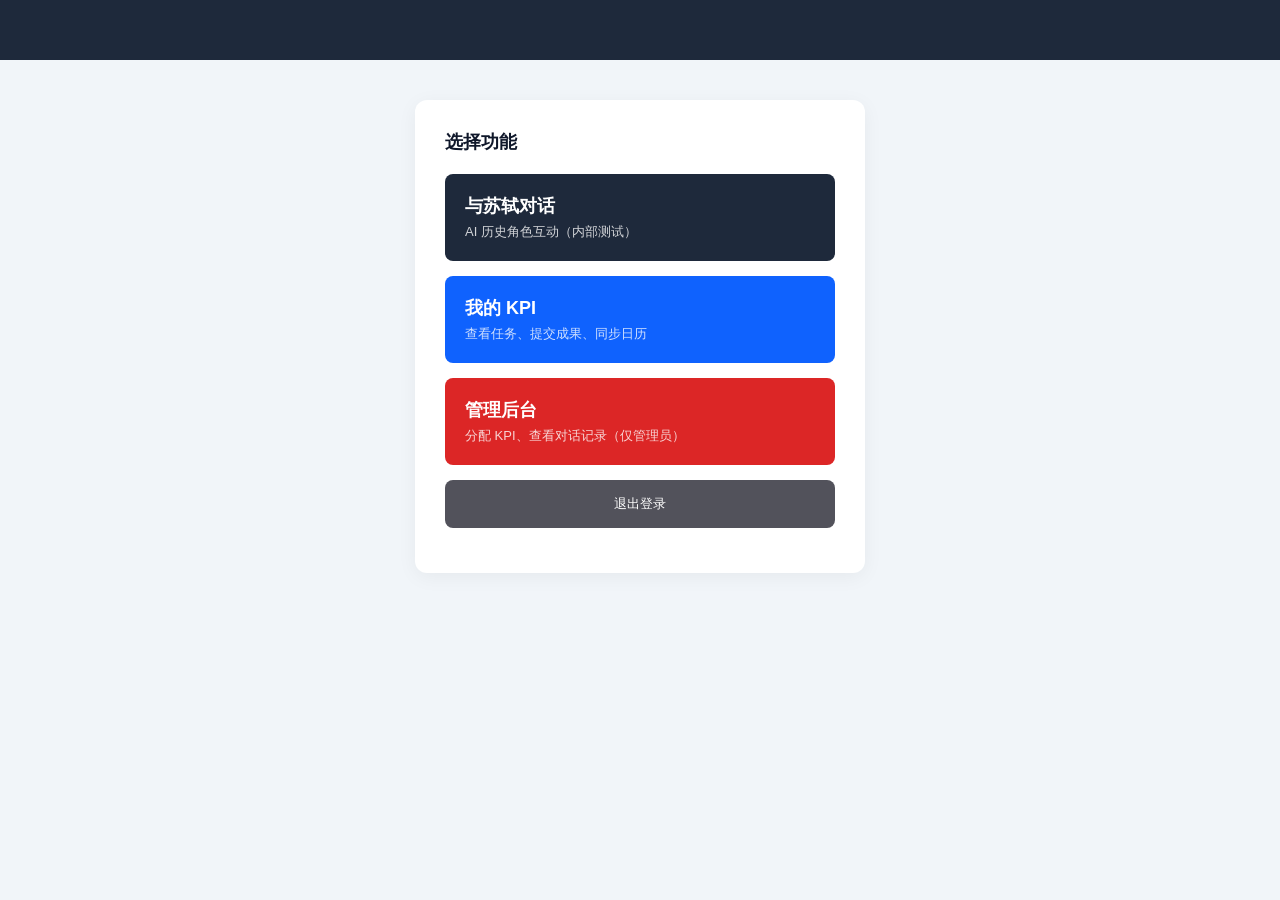
<file: index.html>
<!DOCTYPE html>
<html lang="zh-CN">
<head>
    <meta charset="UTF-8">
    <meta name="viewport" content="width=device-width, initial-scale=1.0">
    <title>星环终端 - 选择功能</title>
    <style>
        :root {
            --primary: #1e293b;
            --bg: #f1f5f9;
            --card-bg: #ffffff;
            --text: #334155;
            --text-light: #64748b;
            --blue: #0f62fe;
            --red: #dc2626;
            --gray: #52525b;
        }
        * { box-sizing: border-box; margin: 0; padding: 0; }
        body {
            font-family: -apple-system, BlinkMacSystemFont, "Segoe UI", Roboto, "Helvetica Neue", Arial, sans-serif;
            background-color: var(--bg);
            color: var(--text);
            display: flex;
            flex-direction: column;
            align-items: center;
            min-height: 100vh;
        }
        
        /* 顶部深色导航 */
        .header {
            width: 100%;
            background-color: var(--primary);
            height: 60px;
            margin-bottom: 40px;
        }

        .container {
            background: var(--card-bg);
            width: 90%;
            max-width: 450px;
            border-radius: 12px;
            padding: 30px;
            box-shadow: 0 4px 20px rgba(0,0,0,0.05);
        }

        .title {
            font-size: 18px;
            font-weight: bold;
            margin-bottom: 20px;
            color: #0f172a;
        }

        /* 按钮卡片样式 */
        .menu-btn {
            display: block;
            width: 100%;
            text-align: left;
            padding: 20px;
            border-radius: 8px;
            margin-bottom: 15px;
            cursor: pointer;
            border: none;
            transition: transform 0.1s, opacity 0.2s;
            text-decoration: none;
        }
        .menu-btn:hover {
            opacity: 0.9;
            transform: translateY(-1px);
        }
        .menu-btn:active { transform: translateY(1px); }

        .menu-btn h3 { font-size: 18px; margin-bottom: 5px; font-weight: bold; }
        .menu-btn p { font-size: 13px; opacity: 0.8; }

        /* 颜色区分 */
        .btn-dark { background: var(--primary); color: white; }
        .btn-blue { background: var(--blue); color: white; }
        .btn-red { background: var(--red); color: white; }
        .btn-gray { background: var(--gray); color: white; text-align: center; padding: 15px; }

    </style>
</head>
<body>

    <div class="header"></div>

    <div class="container">
        <div class="title">选择功能</div>
        
        <!-- 与苏轼对话 -->
        <a href="chat.html" class="menu-btn btn-dark">
            <h3>与苏轼对话</h3>
            <p>AI 历史角色互动（内部测试）</p>
        </a>

        <!-- 我的 KPI -->
        <a href="member.html" class="menu-btn btn-blue">
            <h3>我的 KPI</h3>
            <p>查看任务、提交成果、同步日历</p>
        </a>

        <!-- 管理后台 -->
        <a href="admin.html" class="menu-btn btn-red">
            <h3>管理后台</h3>
            <p>分配 KPI、查看对话记录（仅管理员）</p>
        </a>

        <!-- 退出登录 -->
        <button onclick="handleLogout()" class="menu-btn btn-gray">
            退出登录
        </button>
    </div>

    <script>
        // 退出登录逻辑
        function handleLogout() {
            // 清除之前存储的登录状态（对应 member.html 里的 key）
            localStorage.removeItem('xh_token');
            localStorage.removeItem('xh_user');
            
            // 你可以选择跳回登录页，或者留在这里。这里给个提示并刷新
            alert("已退出登录");
            window.location.reload();
        }
    </script>
</body>
</html>
</file>
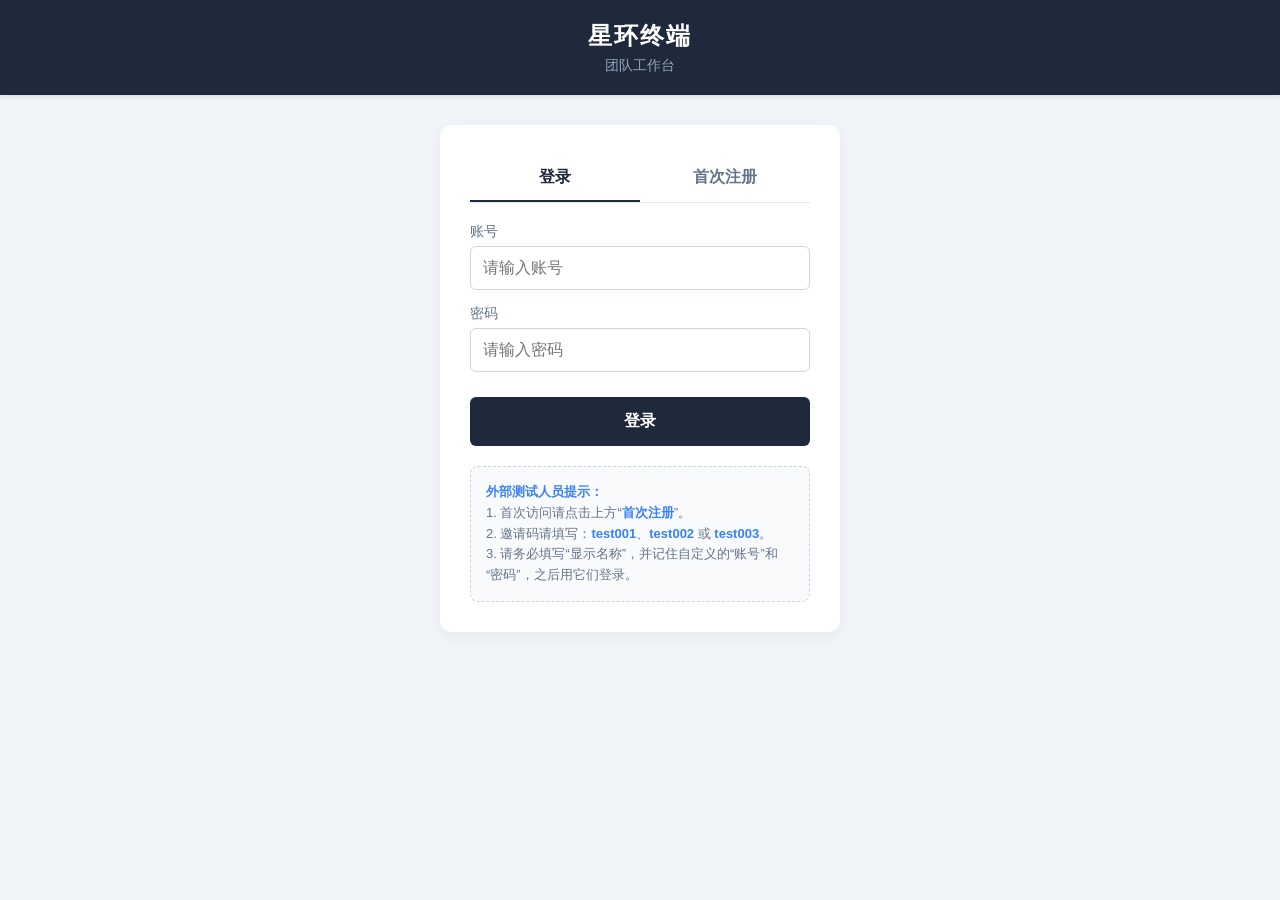
<file: admin.html>
<!DOCTYPE html>
<html lang="zh-CN">
<head>
    <meta charset="UTF-8">
    <meta name="viewport" content="width=device-width, initial-scale=1.0">
    <title>星环终端 - 团队工作台</title>
    <style>
        :root {
            --primary: #1e293b;
            --bg: #f1f5f9;
            --card-bg: #ffffff;
            --text: #334155;
            --text-light: #64748b;
            --border: #e2e8f0;
            --accent: #3b82f6;
        }
        * { box-sizing: border-box; margin: 0; padding: 0; }
        body {
            font-family: -apple-system, BlinkMacSystemFont, "Segoe UI", Roboto, "Helvetica Neue", Arial, sans-serif;
            background-color: var(--bg);
            color: var(--text);
        }
        /* 顶部导航 */
        .header {
            background-color: var(--primary);
            color: white;
            padding: 20px 0;
            text-align: center;
            box-shadow: 0 2px 4px rgba(0,0,0,0.1);
            margin-bottom: 30px;
        }
        .header h1 { font-size: 24px; font-weight: bold; letter-spacing: 2px; margin-bottom: 5px; }
        .header p { font-size: 14px; color: #94a3b8; }
        .nav-bar {
            display: flex;
            justify-content: center;
            gap: 20px;
            background: white;
            padding: 10px;
            border-bottom: 1px solid var(--border);
            margin-top: -30px;
            margin-bottom: 30px;
            box-shadow: 0 4px 6px rgba(0,0,0,0.05);
            max-width: 800px;
            margin-left: auto;
            margin-right: auto;
            border-radius: 0 0 8px 8px;
        }
        .nav-item {
            padding: 8px 16px;
            cursor: pointer;
            font-weight: 500;
            color: var(--text-light);
            border-radius: 4px;
            transition: all 0.2s;
        }
        .nav-item:hover { background: var(--bg); }
        .nav-item.active { background: var(--primary); color: white; }
        /* 管理员按钮特殊样式 */
        .nav-item.admin-btn { color: #ef4444; font-weight: bold; margin-left: 20px; }
        .nav-item.admin-btn:hover { background: #fee2e2; }
        
        .nav-item.logout { color: var(--text-light); margin-left: auto; }

        /* 容器 */
        .container { max-width: 800px; margin: 0 auto; padding: 0 15px 50px 15px; }

        /* 登录/注册卡片 */
        .auth-card {
            background: var(--card-bg);
            border-radius: 12px;
            padding: 30px;
            box-shadow: 0 4px 15px rgba(0,0,0,0.05);
            max-width: 400px;
            margin: 0 auto;
        }
        .tabs { display: flex; margin-bottom: 20px; border-bottom: 1px solid var(--border); }
        .tab {
            flex: 1;
            text-align: center;
            padding: 12px;
            cursor: pointer;
            color: var(--text-light);
            font-weight: bold;
        }
        .tab.active { color: var(--primary); border-bottom: 2px solid var(--primary); }
        .form-group { margin-bottom: 15px; }
        .form-group label { display: block; margin-bottom: 5px; font-size: 14px; color: var(--text-light); }
        .form-group input {
            width: 100%;
            padding: 12px;
            border: 1px solid #cbd5e1;
            border-radius: 6px;
            font-size: 16px;
            outline: none;
        }
        .form-group input:focus { border-color: var(--accent); }
        .btn {
            width: 100%;
            padding: 14px;
            background: var(--primary);
            color: white;
            border: none;
            border-radius: 6px;
            font-size: 16px;
            font-weight: bold;
            cursor: pointer;
            margin-top: 10px;
        }
        .btn:hover { opacity: 0.9; }
        .btn-submit { background: var(--accent); }
        .btn-outline { background: transparent; border: 1px solid var(--border); color: var(--text); margin-top: 10px; }
        .btn-outline:hover { background: var(--bg); }

        /* 提示框 */
        .guide-box {
            margin-top: 20px;
            padding: 15px;
            background: #f8fafc;
            border: 1px dashed #cbd5e1;
            border-radius: 8px;
            font-size: 13px;
            color: var(--text-light);
            line-height: 1.6;
        }
        .guide-box strong { color: var(--accent); }

        /* 任务卡片 */
        .task-card {
            background: var(--card-bg);
            border-radius: 8px;
            padding: 20px;
            margin-bottom: 15px;
            box-shadow: 0 2px 5px rgba(0,0,0,0.05);
            border-left: 4px solid var(--accent);
        }
        .task-header { display: flex; justify-content: space-between; align-items: center; margin-bottom: 10px; }
        .task-title { font-size: 18px; font-weight: bold; }
        .task-priority { font-size: 12px; background: #fee2e2; color: #ef4444; padding: 2px 8px; border-radius: 12px; }
        .task-meta { font-size: 13px; color: var(--text-light); margin-bottom: 15px; }
        .task-desc { font-size: 14px; margin-bottom: 15px; line-height: 1.5; }
        .task-status { font-size: 12px; background: #e2e8f0; color: #475569; padding: 4px 8px; border-radius: 4px; }
        .task-status.submitted { background: #dbeafe; color: #2563eb; }
        .task-status.approved { background: #dcfce7; color: #16a34a; }
        .submit-area { display: flex; gap: 10px; margin-top: 10px; }
        .submit-area input { flex: 1; padding: 8px; border: 1px solid var(--border); border-radius: 4px; }

        /* 团队看板 */
        .team-member {
            background: var(--card-bg);
            border-radius: 8px;
            padding: 15px;
            margin-bottom: 15px;
            box-shadow: 0 2px 5px rgba(0,0,0,0.05);
        }
        .progress-bar-container {
            width: 100%;
            height: 10px;
            background: var(--bg);
            border-radius: 5px;
            margin-top: 10px;
            overflow: hidden;
        }
        .progress-bar {
            height: 100%;
            background: var(--accent);
            width: 0%;
            transition: width 0.3s;
        }

        .hidden { display: none !important; }
        .error-msg { color: #ef4444; font-size: 14px; margin-top: 10px; text-align: center; word-break: break-all; }
    </style>
</head>
<body>

    <!-- 顶部 -->
    <div class="header">
        <h1>星环终端</h1>
        <p>团队工作台</p>
    </div>

    <!-- 登录/注册视图 -->
    <div id="authView" class="container">
        <div class="auth-card">
            <div class="tabs">
                <div class="tab active" onclick="switchTab('login')">登录</div>
                <div class="tab" onclick="switchTab('register')">首次注册</div>
            </div>
            
            <!-- 登录表单 -->
            <div id="loginForm">
                <div class="form-group">
                    <label>账号</label>
                    <input type="text" id="loginUsername" placeholder="请输入账号" onkeydown="if(event.key==='Enter') handleLogin()">
                </div>
                <div class="form-group">
                    <label>密码</label>
                    <input type="password" id="loginPassword" placeholder="请输入密码" onkeydown="if(event.key==='Enter') handleLogin()">
                </div>
                <button class="btn" onclick="handleLogin()">登录</button>
                <div id="loginError" class="error-msg"></div>
            </div>

            <!-- 注册表单 -->
            <div id="registerForm" class="hidden">
                <div class="form-group">
                    <label>邀请码</label>
                    <input type="text" id="regInviteCode" placeholder="如 xh001 或 test001">
                </div>
                <div class="form-group">
                    <label>显示名称</label>
                    <input type="text" id="regDisplayName" placeholder="你的名字（外部测试必填）">
                </div>
                <div class="form-group">
                    <label>账号</label>
                    <input type="text" id="regUsername" placeholder="自定义登录账号（英文/数字）">
                </div>
                <div class="form-group">
                    <label>密码</label>
                    <input type="password" id="regPassword" placeholder="设置密码">
                </div>
                <button class="btn" onclick="handleRegister()">注册并登录</button>
                <button class="btn btn-outline" onclick="autoFillTestAccount()">一键生成外部测试账号</button>
                <div id="regError" class="error-msg"></div>
            </div>

            <!-- 外部测试说明 -->
            <div class="guide-box">
                <strong>外部测试人员提示：</strong><br>
                1. 首次访问请点击上方“<strong>首次注册</strong>”。<br>
                2. 邀请码请填写：<strong>test001</strong>、<strong>test002</strong> 或 <strong>test003</strong>。<br>
                3. 请务必填写“显示名称”，并记住自定义的“账号”和“密码”，之后用它们登录。
            </div>
        </div>
    </div>

    <!-- 主工作台视图 -->
    <div id="mainView" class="hidden">
        <div class="nav-bar">
            <div class="nav-item active" id="navTasks" onclick="switchMainTab('tasks')">我的 KPI</div>
            <div class="nav-item" id="navTeam" onclick="switchMainTab('team')">团队进度</div>
            
            <!-- 管理员专属入口，默认隐藏 -->
            <div class="nav-item admin-btn hidden" id="navAdmin" onclick="location.href='admin.html'">进入管理后台 →</div>
            
            <div class="nav-item logout" onclick="handleLogout()">退出登录</div>
        </div>

        <div class="container">
            <!-- 我的任务面板 -->
            <div id="panelTasks">
                <h3 style="margin-bottom: 15px; color: var(--primary);">我的任务列表</h3>
                <div id="taskList"></div>
            </div>

            <!-- 团队进度面板 -->
            <div id="panelTeam" class="hidden">
                <h3 style="margin-bottom: 15px; color: var(--primary);">团队 KPI 看板</h3>
                <div id="teamList"></div>
            </div>
        </div>
    </div>

    <script>
        // ==========================================
        // ⚠️ 配置区：已填入你的真实地址
        // ==========================================
        const TEAM_API = "https://1502956590-0kdly2qr1v.ap-nanjing.tencentscf.com"; 

        // 全局状态
        let currentUser = null;
        let currentToken = null;

        // 初始化
        window.onload = () => {
            const savedToken = localStorage.getItem('xh_token');
            const savedUser = localStorage.getItem('xh_user');
            if (savedToken && savedUser) {
                try {
                    currentToken = savedToken;
                    currentUser = JSON.parse(savedUser);
                    if (currentUser && currentUser.username) {
                        showMainView();
                    } else {
                        handleLogout();
                    }
                } catch(e) {
                    handleLogout();
                }
            }
        };

        // 统一请求封装
        async function apiCall(action, dataParams, useToken = true) {
            try {
                const body = { action };
                if (useToken && currentToken) body.token = currentToken;
                if (dataParams) body.data = dataParams;

                const res = await fetch(TEAM_API, {
                    method: 'POST',
                    headers: { 'Content-Type': 'application/json' },
                    body: JSON.stringify(body)
                });
                
                const result = await res.json();
                
                if (!res.ok) {
                    throw new Error(result.error || result.message || `HTTP错误: ${res.status}`);
                }
                if (result.error) {
                    throw new Error(result.error);
                }
                return result;
            } catch (err) {
                console.error(`API [${action}] 出错:`, err);
                throw err;
            }
        }

        // 切换登录/注册 Tab
        function switchTab(tab) {
            document.querySelectorAll('.tab').forEach(t => t.classList.remove('active'));
            event.target.classList.add('active');
            if (tab === 'login') {
                document.getElementById('loginForm').classList.remove('hidden');
                document.getElementById('registerForm').classList.add('hidden');
            } else {
                document.getElementById('loginForm').classList.add('hidden');
                document.getElementById('registerForm').classList.remove('hidden');
            }
            document.getElementById('loginError').innerText = '';
            document.getElementById('regError').innerText = '';
        }

        // 一键生成测试账号
        function autoFillTestAccount() {
            const randomId = Math.floor(Math.random() * 90000) + 10000;
            document.getElementById('regInviteCode').value = "test001";
            document.getElementById('regDisplayName').value = "外部测试_" + randomId;
            document.getElementById('regUsername').value = "test_" + randomId;
            document.getElementById('regPassword').value = "123456";
            document.getElementById('regError').innerText = "已自动填入，请点击下方【注册并登录】";
            document.getElementById('regError').style.color = "var(--accent)";
        }

        // 登录
        async function handleLogin() {
            const btn = event.target;
            const errDiv = document.getElementById('loginError');
            const usernameInput = document.getElementById('loginUsername').value.trim();
            const password = document.getElementById('loginPassword').value.trim();
            
            if (!usernameInput || !password) {
                errDiv.innerText = "请输入账号和密码";
                return;
            }

            btn.innerText = "登录中...";
            btn.disabled = true;
            errDiv.innerText = "";

            try {
                const resData = await apiCall('login', { username: usernameInput, password: password }, false);
                
                if (!resData.token) {
                    throw new Error("登录成功，但后端未返回 token");
                }

                currentToken = resData.token;
                currentUser = { 
                    username: usernameInput, 
                    name: resData.name || usernameInput, 
                    role: resData.role || 'member' 
                };
                
                localStorage.setItem('xh_token', currentToken);
                localStorage.setItem('xh_user', JSON.stringify(currentUser));
                showMainView();
            } catch (err) {
                if (err.message.includes("账号或密码错误")) {
                    errDiv.innerHTML = "账号或密码错误。<br><span style='color:#64748b; font-size:12px;'>如果是首次使用，请点击上方【首次注册】。</span>";
                } else {
                    errDiv.innerText = err.message;
                }
            } finally {
                btn.innerText = "登录";
                btn.disabled = false;
            }
        }

        // 注册
        async function handleRegister() {
            const btn = event.target;
            const errDiv = document.getElementById('regError');
            const invite_code = document.getElementById('regInviteCode').value.trim();
            const display_name = document.getElementById('regDisplayName').value.trim();
            const usernameInput = document.getElementById('regUsername').value.trim();
            const password = document.getElementById('regPassword').value.trim();

            if (!invite_code || !usernameInput || !password) {
                errDiv.innerText = "请填写邀请码、账号和密码";
                return;
            }

            if (invite_code.startsWith("test") && !display_name) {
                errDiv.innerText = "外部测试人员请填写【显示名称】";
                return;
            }

            btn.innerText = "注册中...";
            btn.disabled = true;
            errDiv.innerText = "";
            errDiv.style.color = "#ef4444";

            try {
                const resData = await apiCall('register', { 
                    invite_code, 
                    display_name, 
                    username: usernameInput, 
                    password 
                }, false);
                
                if (!resData.token) {
                    throw new Error("注册成功，但后端未返回 token");
                }

                currentToken = resData.token;
                currentUser = { 
                    username: usernameInput, 
                    name: resData.name || display_name || usernameInput, 
                    role: resData.role || 'member' 
                };
                
                localStorage.setItem('xh_token', currentToken);
                localStorage.setItem('xh_user', JSON.stringify(currentUser));
                showMainView();
            } catch (err) {
                errDiv.innerText = err.message;
            } finally {
                btn.innerText = "注册并登录";
                btn.disabled = false;
            }
        }

        // 退出登录
        function handleLogout() {
            localStorage.removeItem('xh_token');
            localStorage.removeItem('xh_user');
            currentToken = null;
            currentUser = null;
            document.getElementById('mainView').classList.add('hidden');
            document.getElementById('authView').classList.remove('hidden');
            document.getElementById('loginPassword').value = '';
            document.getElementById('loginError').innerText = '';
        }

        // 显示主界面
        function showMainView() {
            document.getElementById('authView').classList.add('hidden');
            document.getElementById('mainView').classList.remove('hidden');
            
            // 判断是否是管理员，是的话显示管理后台按钮
            if (currentUser && currentUser.role === 'admin') {
                document.getElementById('navAdmin').classList.remove('hidden');
            } else {
                document.getElementById('navAdmin').classList.add('hidden');
            }

            switchMainTab('tasks');
        }

        // 切换主面板
        function switchMainTab(tab) {
            document.getElementById('panelTasks').classList.add('hidden');
            document.getElementById('panelTeam').classList.add('hidden');
            document.getElementById('navTasks').classList.remove('active');
            document.getElementById('navTeam').classList.remove('active');

            if (tab === 'tasks') {
                document.getElementById('panelTasks').classList.remove('hidden');
                document.getElementById('navTasks').classList.add('active');
                loadMyTasks();
            } else {
                document.getElementById('panelTeam').classList.remove('hidden');
                document.getElementById('navTeam').classList.add('active');
                loadTeamProgress();
            }
        }

        // 格式化日期
        function formatDate(dateStr) {
            if (!dateStr) return "无期限";
            const d = new Date(dateStr);
            if (isNaN(d.getTime())) return "无效日期";
            return `${d.getFullYear()}-${String(d.getMonth()+1).padStart(2,'0')}-${String(d.getDate()).padStart(2,'0')} ${String(d.getHours()).padStart(2,'0')}:${String(d.getMinutes()).padStart(2,'0')}`;
        }

        // 加载我的任务
        async function loadMyTasks() {
            const list = document.getElementById('taskList');
            list.innerHTML = '<p style="text-align:center; color:var(--text-light);">加载中...</p>';
            try {
                const data = await apiCall('my_tasks', null, true);
                const tasks = data.tasks || [];
                if (tasks.length === 0) {
                    list.innerHTML = '<p style="text-align:center; color:var(--text-light);">暂无任务</p>';
                    return;
                }
                
                list.innerHTML = tasks.map(task => `
                    <div class="task-card">
                        <div class="task-header">
                            <span class="task-title">${task.title}</span>
                            <span class="task-priority">${task.priority || '普通'}</span>
                        </div>
                        <div class="task-meta">截止时间: ${formatDate(task.deadline)} | 状态: <span class="task-status ${task.status}">${task.status === 'pending' ? '待处理' : task.status === 'submitted' ? '已提交' : '已通过'}</span></div>
                        <div class="task-desc">${task.description || '无详细说明'}</div>
                        ${task.status === 'pending' ? `
                            <div class="submit-area">
                                <input type="text" id="sub_${task.id}" placeholder="输入你的成果/链接...">
                                <button class="btn btn-submit" style="width: auto; padding: 8px 15px; margin:0;" onclick="submitTask('${task.id}')">提交</button>
                            </div>
                        ` : ''}
                    </div>
                `).join('');
            } catch (err) {
                list.innerHTML = `<p class="error-msg">加载失败: ${err.message}</p>`;
            }
        }

        // 提交任务
        async function submitTask(taskId) {
            const input = document.getElementById(`sub_${taskId}`);
            const content = input.value.trim();
            if (!content) {
                alert("请先填写成果内容");
                return;
            }
            input.disabled = true;
            try {
                await apiCall('submit_task', { task_id: taskId, content: content }, true);
                alert("提交成功！");
                loadMyTasks();
            } catch (err) {
                alert("提交失败: " + err.message);
                input.disabled = false;
            }
        }

        // 加载团队进度
        async function loadTeamProgress() {
            const list = document.getElementById('teamList');
            list.innerHTML = '<p style="text-align:center; color:var(--text-light);">加载中...</p>';
            try {
                const data = await apiCall('team_progress', null, true);
                const members = data.members || [];
                
                if (members.length === 0) {
                    list.innerHTML = '<p style="text-align:center; color:var(--text-light);">暂无团队数据</p>';
                    return;
                }

                list.innerHTML = members.map(m => {
                    const tasks = m.tasks || [];
                    const total = tasks.length;
                    const done = tasks.filter(t => t.status === 'approved').length;
                    const percent = total === 0 ? 0 : Math.round((done / total) * 100);
                    
                    return `
                        <div class="team-member">
                            <div style="display:flex; justify-content:space-between; font-weight:bold;">
                                <span>${m.name || m.username} <span style="font-size:12px;font-weight:normal;color:var(--text-light);">(${m.department})</span></span>
                                <span style="color:var(--text-light); font-size:14px;">${done}/${total} (${percent}%)</span>
                            </div>
                            <div class="progress-bar-container">
                                <div class="progress-bar" style="width: ${percent}%; background: ${percent === 100 && total > 0 ? '#16a34a' : 'var(--accent)'};"></div>
                            </div>
                        </div>
                    `;
                }).join('');
            } catch (err) {
                list.innerHTML = `<p class="error-msg">加载失败: ${err.message}</p>`;
            }
        }
    </script>
</body>
</html>
</file>
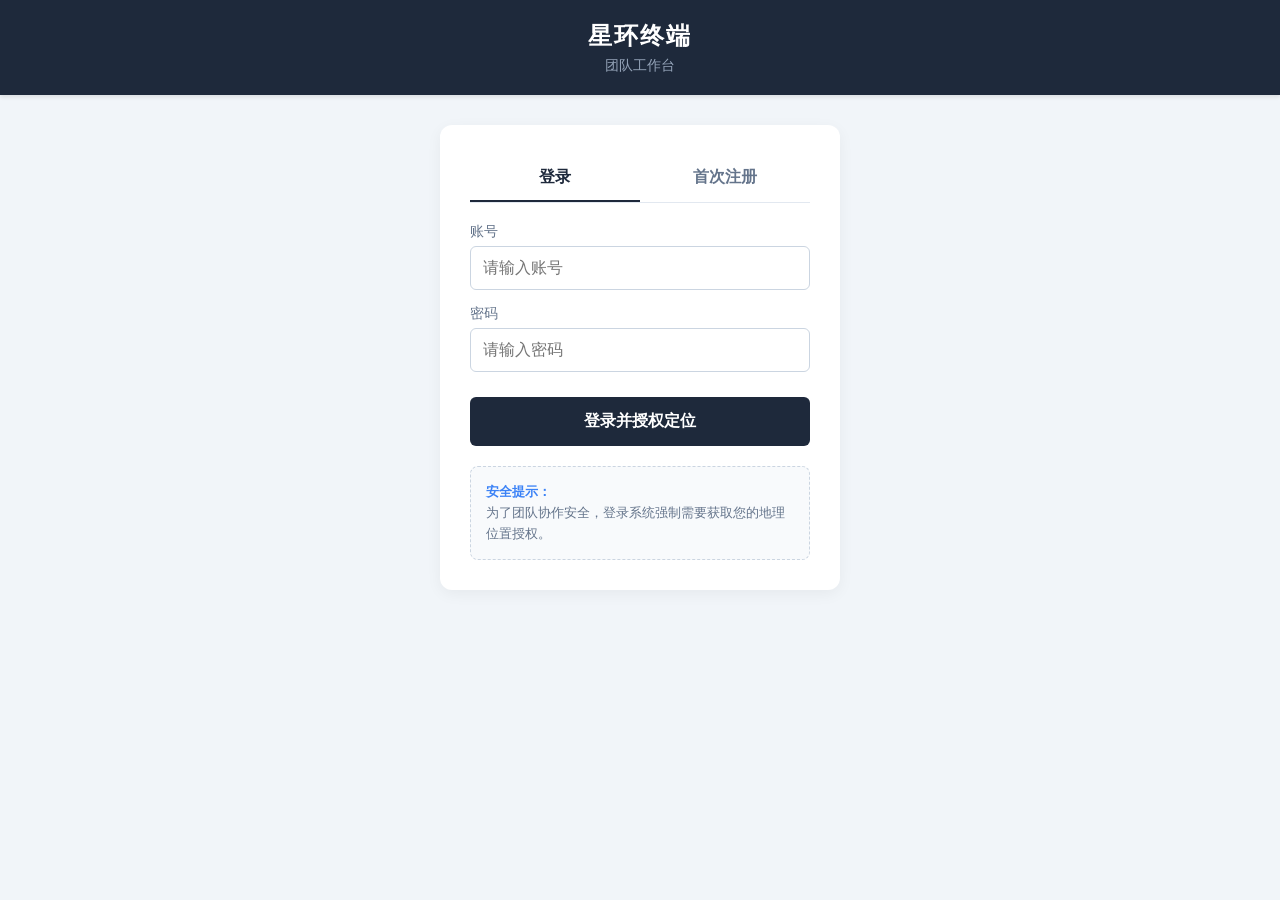
<file: chat.html>
<!DOCTYPE html>
<html lang="zh-CN">
<head>
  <meta charset="UTF-8">
  <meta name="viewport" content="width=device-width, initial-scale=1.0">
  <title>夜谈 - 与苏轼对话</title>
  <style>
    * { margin: 0; padding: 0; box-sizing: border-box; }
    body { font-family: "PingFang SC", "Microsoft YaHei", sans-serif; background: #0a0a0f; color: #e0e0e0; height: 100vh; display: flex; flex-direction: column; }
    .chat-header { padding: 16px; background: #12121a; border-bottom: 1px solid #222; display: flex; justify-content: space-between; align-items: center; }
    .header-left h1 { font-size: 18px; color: #d4a574; margin-bottom: 4px; }
    /* ★ 微信级的对方正在输入 */
    .typing-status { font-size: 12px; color: #10b981; height: 16px; display: none; animation: blink 1.5s infinite; }
    @keyframes blink { 0%, 100% { opacity: 1; } 50% { opacity: 0.5; } }
    
    .chat-box { flex: 1; overflow-y: auto; padding: 16px; }
    .message { margin-bottom: 16px; max-width: 85%; display: flex; flex-direction: column; }
    .message.user { margin-left: auto; align-items: flex-end; }
    .message.assistant { margin-right: auto; align-items: flex-start; }
    .bubble { padding: 12px 16px; border-radius: 12px; line-height: 1.6; white-space: pre-wrap; word-break: break-word; font-size: 15px; }
    .message.user .bubble { background: #1a3a5c; color: white; border-bottom-right-radius: 4px; }
    .message.assistant .bubble { background: #1a1a24; color: #d4a574; border: 1px solid #2a2a3a; border-bottom-left-radius: 4px; }
    
    .perception { font-size: 12px; color: #888; margin-top: 4px; font-style: italic; }
    .input-area { padding: 12px 16px; background: #12121a; border-top: 1px solid #222; display: flex; gap: 8px; }
    .input-area input { flex: 1; padding: 12px; background: #1a1a24; border: 1px solid #333; border-radius: 8px; color: white; font-size: 15px; }
    .input-area button { padding: 12px 24px; background: #d4a574; color: #0a0a0f; border: none; border-radius: 8px; font-size: 15px; cursor: pointer; font-weight: bold; }
    .input-area button:disabled { opacity: 0.5; }
    .new-session-btn { padding: 6px 12px; background: #2a2a3a; color: #888; border: none; border-radius: 6px; font-size: 12px; cursor: pointer; }
    .terminal-overlay { position: fixed; top: 0; left: 0; right: 0; bottom: 0; background: rgba(0,0,0,0.95); display: flex; flex-direction: column; justify-content: center; align-items: center; z-index: 100; }
    .terminal-overlay h2 { color: #d4a574; font-size: 24px; margin-bottom: 20px; }
    .terminal-stats { color: #888; font-size: 14px; line-height: 2; text-align: center; }
    .hidden { display: none !important; }
  </style>
</head>
<body>
  <div class="chat-header">
    <div class="header-left">
      <h1>夜谈 · 苏轼</h1>
      <div class="typing-status" id="typingStatus">对方正在输入...</div>
    </div>
    <div style="display:flex; gap:10px; align-items:center;">
      <!-- 去掉了执念值，把“新的一局”改成了“清空对话” -->
      <button class="new-session-btn" onclick="startNewSession()">清空对话</button>
      <button class="new-session-btn" onclick="location.href='member.html'">返回</button>
    </div>
  </div>
  <div class="chat-box" id="chatBox"></div>
  <div class="input-area">
    <input type="text" id="input" placeholder="发消息..." onkeydown="if(event.key==='Enter')sendMessage()">
    <button id="sendBtn" onclick="sendMessage()">发送</button>
  </div>
  <div id="terminalOverlay" class="terminal-overlay hidden">
    <h2>对方已离线。</h2>
    <div class="terminal-stats" id="terminalStats"></div>
    <br>
    <button class="new-session-btn" onclick="restart()" style="padding:12px 24px; font-size:16px;">重新开始</button>
  </div>

  <script>
    const API_BASE = "https://1502956590-kn3mzt8tfh.ap-nanjing.tencentscf.com";  
    const TEAM_API = "https://1502956590-0kdly2qr1v.ap-nanjing.tencentscf.com";

    const token = localStorage.getItem("xh_token");
    const userId = localStorage.getItem("xh_user") ? JSON.parse(localStorage.getItem("xh_user")).username : "guest";

    let history = [];
    let behavior = { pause_before_send: 0, delete_count: 0, rewrite_count: 0, focus_blur_count: 0, typing_speed: 0, text_length: 0, first_char_delay: 0 };
    let inputStartTime = null;
    let firstCharTime = null;
    let deleteCount = 0;
    let focusBlurCount = 0;

    if (!token) {
      alert("请先前往 member.html 登录");
      location.href = "member.html";
    }

    const chatBox = document.getElementById("chatBox");
    const input = document.getElementById("input");
    const sendBtn = document.getElementById("sendBtn");
    const typingStatus = document.getElementById("typingStatus");

    input.addEventListener("focus", () => { inputStartTime = Date.now(); });
    input.addEventListener("blur", () => { if (input.value.length > 0) focusBlurCount++; });
    input.addEventListener("keydown", (e) => {
      if (inputStartTime && !firstCharTime) firstCharTime = Date.now();
      if (e.key === "Backspace" || e.key === "Delete") deleteCount++;
    });

    function addMessage(role, content, perception) {
      const div = document.createElement("div");
      div.className = "message " + role;
      let html = `<div class="bubble">${escapeHtml(content)}</div>`;
      if (perception) html += `<div class="perception">${escapeHtml(perception)}</div>`;
      div.innerHTML = html;
      chatBox.appendChild(div);
      chatBox.scrollTop = chatBox.scrollHeight;
      return div;
    }

    function escapeHtml(text) {
      if (text === undefined || text === null) return "……";
      const div = document.createElement("div");
      div.textContent = text;
      return div.innerHTML;
    }

    async function loadHistory() {
      try {
        const res = await fetch(TEAM_API, {
          method: "POST",
          headers: { "Content-Type": "application/json" },
          body: JSON.stringify({ action: "my_chat_history", data: {}, token })
        });
        const r = await res.json();
        if (r.history && r.history.length > 0) {
          chatBox.innerHTML = "";
          history = [];
          r.history.forEach(m => {
            if (m.role !== "user" && m.role !== "assistant") return;
            addMessage(m.role, m.content);
            history.push({ role: m.role, content: m.content });
          });
          localStorage.setItem("chat_history_" + userId, JSON.stringify(history));
          return;
        }
      } catch (e) {
        console.error("服务器历史拉取失败", e);
      }
      const raw = localStorage.getItem("chat_history_" + userId);
      if (raw) {
        try {
          const h = JSON.parse(raw);
          h.forEach(m => {
            addMessage(m.role, m.content);
            history.push(m);
          });
        } catch (e) { }
      }
    }

    function saveHistory(role, content) {
      history.push({ role, content });
      localStorage.setItem("chat_history_" + userId, JSON.stringify(history));
    }

    function startNewSession() {
      if (!confirm("确定要清空当前对话，重新开始吗？")) return;
      input.value = "新的一局";
      sendMessage();
    }

    function restart() {
      document.getElementById("terminalOverlay").classList.add("hidden");
      input.value = "新的一局";
      sendMessage();
    }

    async function sendMessage() {
      const text = input.value.trim();
      if (!text) return;

      behavior = {
        pause_before_send: inputStartTime ? Date.now() - inputStartTime : 0,
        delete_count: deleteCount,
        rewrite_count: 0,
        focus_blur_count: focusBlurCount,
        typing_speed: inputStartTime ? Math.round((text.length / Math.max(Date.now() - inputStartTime, 1)) * 1000) : 0,
        text_length: text.length,
        first_char_delay: firstCharTime && inputStartTime ? firstCharTime - inputStartTime : 0
      };

      addMessage("user", text);
      saveHistory("user", text);
      input.value = "";
      inputStartTime = null;
      firstCharTime = null;
      deleteCount = 0;
      focusBlurCount = 0;
      sendBtn.disabled = true;

      // ★ 显示微信级“对方正在输入”
      typingStatus.style.display = "block";

      try {
        const response = await fetch(API_BASE, {
          method: "POST",
          headers: { "Content-Type": "application/json" },
          body: JSON.stringify({
            messages: [{ role: "user", content: text }],
            token: token,
            behavior: behavior
          })
        });

        const data = await response.json();
        
        if (!response.ok) {
           throw new Error(data.error || `请求失败(${response.status})`);
        }

        if (data.state === "terminal") {
          document.getElementById("terminalStats").innerHTML = `
            对方已结束对话。
          `;
          document.getElementById("terminalOverlay").classList.remove("hidden");
          saveHistory("assistant", "……");
          addMessage("assistant", "……");
        } else {
          if (!data.reply) throw new Error("后端返回空数据");
          addMessage("assistant", data.reply, data.perception);
          saveHistory("assistant", data.reply);
        }
      } catch (err) {
        addMessage("assistant", `[系统提示] ${err.message}`);
      } finally {
        typingStatus.style.display = "none";
        sendBtn.disabled = false;
        input.focus();
      }
    }

    loadHistory();
  </script>
</body>
</html>
</file>
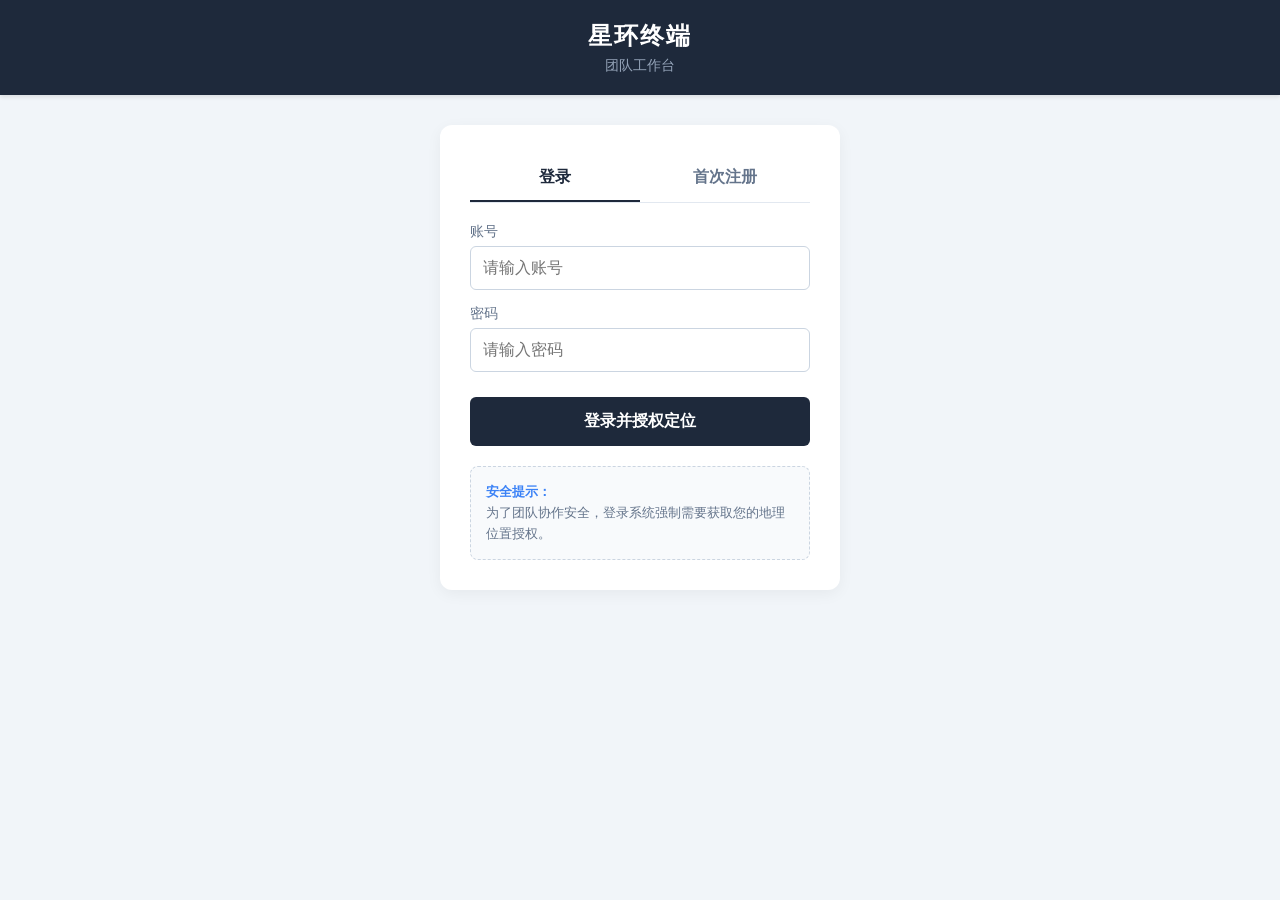
<file: group.html>
<!DOCTYPE html>
<html lang="zh-CN">
<head>
    <meta charset="UTF-8">
    <meta name="viewport" content="width=device-width, initial-scale=1.0">
    <title>星环终端 · 内部群聊</title>
    <style>
        :root {
            --gold: #c9a227; --gold-bright: #e8cd6a; --gold-dim: #8a7320;
            --bg: #070709; --panel: #101014; --panel2: #16161c; --line: #2b2b33;
            --text: #d9d9de; --muted: #7d7d88; --orange: #ff9a1f;
        }
        * { box-sizing: border-box; margin: 0; padding: 0; }
        body { font-family: "PingFang SC", "Microsoft YaHei", "Segoe UI", sans-serif;
               background: var(--bg); color: var(--text); height: 100vh; display: flex; flex-direction: column; }
        .top-bar { display: flex; align-items: center; justify-content: space-between;
                   padding: 12px 22px; background: var(--panel); border-bottom: 1px solid var(--gold-dim); }
        .brand { font-size: 18px; letter-spacing: 6px; color: var(--gold-bright); font-weight: 600; }
        .brand-en { font-size: 10px; letter-spacing: 4px; color: var(--muted); margin-left: 12px; text-transform: uppercase; }
        .top-btns { display: flex; gap: 8px; }
        .top-bar button { background: transparent; border: 1px solid var(--gold-dim); color: var(--gold);
                          padding: 7px 16px; font-size: 12px; letter-spacing: 2px; cursor: pointer; font-family: inherit; }
        .top-bar button:hover { background: var(--gold); color: #000; }
        #msgList { flex: 1; overflow-y: auto; padding: 20px; max-width: 860px; width: 100%; margin: 0 auto; }
        .msg { margin-bottom: 16px; }
        .msg .who { font-size: 13px; font-weight: 600; color: var(--gold); margin-bottom: 4px; letter-spacing: 1px; }
        .msg.me .who { color: var(--gold-bright); }
        .msg.sushi { border-left: 2px solid var(--gold-dim); padding-left: 12px; }
        .msg .body { font-size: 14px; line-height: 1.7; word-break: break-all; white-space: pre-wrap; }
        .msg .at { color: var(--orange); font-weight: 700; }
        .msg .time { font-size: 10px; color: var(--muted); margin-top: 3px; letter-spacing: 1px; }
        .msg .file-btn { display: inline-block; padding: 6px 14px; border: 1px solid var(--gold-dim);
                         color: var(--gold); cursor: pointer; font-size: 13px; }
        .msg .file-btn:hover { background: var(--gold); color: #000; }
        .msg.pending { opacity: 0.55; }   /* ★ 乐观渲染：发送中的消息半透明显示 */
        .sys-line { text-align: center; color: var(--muted); font-size: 11px; letter-spacing: 2px; margin: 14px 0; }
        .input-zone { border-top: 1px solid var(--line); background: var(--panel); padding: 12px 20px; position: relative; }
        .input-row { display: flex; gap: 8px; max-width: 860px; margin: 0 auto; align-items: flex-end; }
        #msgInput { flex: 1; padding: 12px; background: var(--panel2); border: 1px solid var(--line);
                    color: var(--text); font-size: 14px; font-family: inherit; outline: none; resize: none; height: 46px; }
        #msgInput:focus { border-color: var(--gold-dim); }
        .icon-btn { padding: 0 16px; height: 46px; background: transparent; border: 1px solid var(--gold-dim);
                    color: var(--gold); cursor: pointer; font-size: 13px; letter-spacing: 1px; font-family: inherit; white-space: nowrap; }
        .icon-btn:hover { background: var(--gold); color: #000; }
        .icon-btn.recording { background: #8a3a2a; border-color: #8a3a2a; color: #fff; }
        #sendBtn { padding: 0 22px; height: 46px; background: var(--gold); border: none; color: #000;
                   font-weight: 600; letter-spacing: 3px; cursor: pointer; font-size: 14px; font-family: inherit; }
        #atDropdown { display: none; position: absolute; bottom: 76px; left: 20px; right: 20px; max-width: 420px;
                      max-height: 180px; overflow-y: auto; background: var(--panel2); border: 1px solid var(--gold-dim); z-index: 50; }
        #atDropdown div { padding: 9px 12px; font-size: 13px; cursor: pointer; }
        #atDropdown div:hover { background: var(--gold); color: #000; }
        .notice { text-align: center; color: #d98a6a; font-size: 13px; padding: 40px; letter-spacing: 2px; }
    </style>
</head>
<body>
    <div class="top-bar">
        <div>
            <span class="brand">内部群聊</span>
            <span class="brand-en">Internal Channel</span>
        </div>
        <div class="top-btns">
            <button onclick="location.href='member.html'">返回工作台</button>
            <button onclick="handleLogout()">退出登录</button>
        </div>
    </div>

    <div id="msgList"><div class="sys-line">载入中…</div></div>

    <div class="input-zone">
        <div id="atDropdown"></div>
        <div class="input-row">
            <textarea id="msgInput" placeholder="输入消息，回车发送。@ 选择成员，@全体成员 通知所有人，@苏轼 询问苏轼" autocomplete="off"></textarea>
            <button class="icon-btn" id="btnVoice">语音</button>
            <button class="icon-btn" id="btnFile">文件</button>
            <button id="sendBtn">发送</button>
        </div>
        <input type="file" id="fileInput" style="display:none">
    </div>

    <script>
        const TEAM_API = "https://1502956590-0kdly2qr1v.ap-nanjing.tencentscf.com";
        let token = localStorage.getItem('xh_token');
        if (!token) location.href = 'member.html';
        let myName = '';
        try { myName = JSON.parse(localStorage.getItem('xh_user') || '{}').username || ''; } catch (e) {}
        let roster = [];
        let lastId = '';
        let recorder = null, recording = false, voiceChunks = [];
        // ★ 自己已乐观渲染的消息 id，轮询时跳过不重复显示
        let ownRendered = [];

        function handleLogout() {
            localStorage.removeItem('xh_token');
            localStorage.removeItem('xh_user');
            location.href = 'member.html';
        }

        const CHUNK = 600 * 1024;
        function blobToB64(blob) {
            return new Promise(res => { const r = new FileReader(); r.onload = () => res(r.result.split(',')[1]); r.readAsDataURL(blob); });
        }
        async function uploadAny(file) {
            if (file.size <= CHUNK) {
                const b64 = await blobToB64(file);
                const up = await apiCall('meeting_file_upload', { filename: file.name, content_b64: b64 });
                return { name: up.name, path: up.path };
            }
            if (file.size > 4 * 1024 * 1024) throw new Error('文件超过 4MB，请压缩后上传');
            const n = Math.ceil(file.size / CHUNK);
            const upid = Date.now().toString(36) + Math.random().toString(36).slice(2, 6);
            const safeBase = file.name.replace(/[^\w.\-一-龥]/g, '_').slice(0, 40);
            for (let i = 0; i < n; i++) {
                const b64 = await blobToB64(file.slice(i * CHUNK, (i + 1) * CHUNK));
                await apiCall('meeting_file_upload', { filename: `${i}of${n}__${upid}__${safeBase}`, content_b64: b64 });
            }
            return { name: safeBase, path: null, upid: upid, parts: n };
        }
        async function fetchBlob(filePayload) {
            if (!filePayload.upid) {
                const d = await apiCall('meeting_file_download', { path: filePayload.path });
                return b64ToBlob(d.content_b64);
            }
            const d = await apiCall('meeting_file_list');
            const parts = (d.files || []).map(f => ({ f, p: parsePartName(f.name) }))
                .filter(x => x.p && x.p.upid === filePayload.upid).sort((a, b) => a.p.i - b.p.i);
            if (!parts.length) throw new Error('找不到文件分片');
            const arrays = [];
            for (const x of parts) {
                const dd = await apiCall('meeting_file_download', { path: x.f.path });
                arrays.push(b64ToU8(dd.content_b64));
            }
            const total = arrays.reduce((a, b) => a + b.length, 0);
            const all = new Uint8Array(total);
            let off = 0;
            arrays.forEach(a => { all.set(a, off); off += a.length; });
            return new Blob([all]);
        }
        function parsePartName(name) {
            const m = String(name).match(/^(\d+)of(\d+)__(\w+)__/);
            return m ? { i: Number(m[1]), n: Number(m[2]), upid: m[3] } : null;
        }
        function b64ToU8(b64) {
            const bin = atob(b64);
            const arr = new Uint8Array(bin.length);
            for (let i = 0; i < bin.length; i++) arr[i] = bin.charCodeAt(i);
            return arr;
        }
        function b64ToBlob(b64) { return new Blob([b64ToU8(b64)]); }

        function apiCall(action, dataParams) {
            const body = { action, token };
            if (dataParams) body.data = dataParams;
            return fetch(TEAM_API, { method: 'POST', headers: { 'Content-Type': 'application/json' }, body: JSON.stringify(body) })
                .then(r => r.json()).then(d => { if (d.error) throw new Error(d.error); return d; });
        }
        function escapeHtml(s) {
            return String(s).replace(/&/g, '&amp;').replace(/</g, '&lt;').replace(/>/g, '&gt;');
        }
        function highlightAt(s) {
            return escapeHtml(s).replace(/@([A-Za-z0-9_一-龥]+)/g, '<span class="at">@$1</span>');
        }

        function renderMsg(m, pending) {
            const list = document.getElementById('msgList');
            const div = document.createElement('div');
            const cls = (m.from === myName ? 'me' : (m.from === '苏轼' ? 'sushi' : '')) + (pending ? ' pending' : '');
            div.className = 'msg ' + cls;
            let bodyHtml = '';
            if (m.type === 'voice' && m.file) {
                bodyHtml = `<span class="file-btn" onclick='playVoice(${JSON.stringify(m.file)})'>播放语音消息</span>`;
            } else if (m.type === 'file' && m.file) {
                bodyHtml = `<span class="file-btn" onclick='downloadFile(${JSON.stringify(m.file)})'>${escapeHtml(m.file.name)}</span>`;
            } else {
                bodyHtml = highlightAt(m.text);
            }
            div.innerHTML = `<div class="who">${escapeHtml(m.from)}${m.mentions && m.mentions.indexOf('ALL') > -1 ? ' <span class="at">@全体成员</span>' : ''}</div>
                             <div class="body">${bodyHtml}</div>
                             <div class="time">${new Date(m.time).toLocaleString()}</div>`;
            list.appendChild(div);
            list.scrollTop = list.scrollHeight;
        }
        function sysLine(text) {
            const list = document.getElementById('msgList');
            const div = document.createElement('div');
            div.className = 'sys-line'; div.innerText = text;
            list.appendChild(div);
        }

        let pollTimer = null;
        async function poll() {
            try {
                const d = await apiCall('group_history');
                const list = document.getElementById('msgList');
                if (d.messages && d.messages.length) {
                    const fresh = d.messages.filter(m => m.id > lastId);
                    if (fresh.length && !lastId) list.innerHTML = '';
                    fresh.forEach(m => {
                        // ★ 自己乐观渲染过的消息不重复上屏
                        if (ownRendered.indexOf(m.id) > -1) return;
                        renderMsg(m);
                        if (m.from !== myName && m.mentions &&
                            (m.mentions.indexOf('ALL') > -1 || m.mentions.indexOf(myName) > -1)) {
                            sysLine('【提示】' + m.from + ' 提及了你');
                        }
                    });
                    lastId = d.messages[d.messages.length - 1].id;
                } else if (!lastId) {
                    list.innerHTML = '<div class="sys-line">暂无消息，来说第一句吧</div>';
                }
            } catch (e) {
                if (e.message.indexOf('仅内部成员') > -1) {
                    document.getElementById('msgList').innerHTML = '<div class="notice">该频道仅对内部成员开放</div>';
                    clearInterval(pollTimer);
                }
            }
        }

        // ★ 发送：先乐观上屏（半透明），成功后转正；服务器返回的真实 id 记入 ownRendered 防轮询重复
        async function send(text, type, file, mentions) {
            renderMsg({
                id: 'local', from: myName, type: type || 'text', text, file,
                mentions: mentions || [], time: new Date().toISOString()
            }, true);
            try {
                const d = await apiCall('group_send', { text, type: type || 'text', file: file || null, mentions: mentions || extractMentions(text || '') });
                if (d.id) {
                    ownRendered.push(d.id);
                    if (ownRendered.length > 60) ownRendered.shift();
                }
            } catch (e) { sysLine('【发送失败】' + e.message); }
        }
        function extractMentions(text) {
            const ms = [];
            (text.match(/@[A-Za-z0-9_一-龥]+/g) || []).forEach(m => ms.push(m.slice(1)));
            return ms;
        }
        const input = document.getElementById('msgInput');
        function doSend() {
            const text = input.value.trim();
            if (!text) return;
            input.value = '';
            document.getElementById('atDropdown').style.display = 'none';
            send(text);
        }
        document.getElementById('sendBtn').onclick = doSend;
        input.addEventListener('keydown', function (e) {
            const dd = document.getElementById('atDropdown');
            if (dd.style.display === 'block' && e.key === 'Enter') { e.preventDefault(); pickAt(dd.querySelector('div')); return; }
            if (e.key === 'Enter' && !e.shiftKey) { e.preventDefault(); doSend(); }
        });

        input.addEventListener('input', function () {
            const dd = document.getElementById('atDropdown');
            const m = input.value.match(/@([A-Za-z0-9_一-龥]*)$/);
            if (!m) { dd.style.display = 'none'; return; }
            const prefix = m[1].toLowerCase();
            const names = ['全体成员', '苏轼'].concat(roster.filter(r => r.username !== myName).map(r => r.username))
                .filter(n => n.toLowerCase().indexOf(prefix) > -1);
            if (!names.length) { dd.style.display = 'none'; return; }
            dd.innerHTML = names.map(n => `<div data-name="${escapeHtml(n)}">@${escapeHtml(n)}</div>`).join('');
            dd.querySelectorAll('div').forEach(d => d.onmousedown = function (ev) { ev.preventDefault(); pickAt(d); });
            dd.style.display = 'block';
        });
        function pickAt(el) {
            if (!el) return;
            input.value = input.value.replace(/@[A-Za-z0-9_一-龥]*$/, '@' + el.dataset.name + ' ');
            document.getElementById('atDropdown').style.display = 'none';
            input.focus();
        }

        document.getElementById('btnVoice').onclick = async function () {
            if (recording) { recorder.stop(); return; }
            try {
                const stream = await navigator.mediaDevices.getUserMedia({ audio: true });
                recorder = new MediaRecorder(stream);
                voiceChunks = [];
                recorder.ondataavailable = e => voiceChunks.push(e.data);
                recorder.onstop = async function () {
                    stream.getTracks().forEach(t => t.stop());
                    recording = false;
                    document.getElementById('btnVoice').classList.remove('recording');
                    document.getElementById('btnVoice').innerText = '语音';
                    const blob = new Blob(voiceChunks, { type: recorder.mimeType || 'audio/webm' });
                    sysLine('【系统】语音上传中…');
                    try {
                        const up = await uploadAny(new File([blob], 'voice_' + Date.now() + '.webm'));
                        await send('', 'voice', up);
                    } catch (e) { sysLine('【发送失败】' + e.message); }
                };
                recorder.start();
                recording = true;
                this.classList.add('recording');
                this.innerText = '停止';
            } catch (e) { sysLine('【无法录音】' + e.message); }
        };

        document.getElementById('btnFile').onclick = () => document.getElementById('fileInput').click();
        document.getElementById('fileInput').onchange = async function () {
            const f = this.files[0];
            this.value = '';
            if (!f) return;
            sysLine('【系统】文件上传中…');
            try {
                const up = await uploadAny(f);
                await send(f.name, 'file', up);
            } catch (e) { sysLine('【发送失败】' + e.message); }
        };

        async function playVoice(filePayload) {
            try {
                const blob = await fetchBlob(filePayload);
                new Audio(URL.createObjectURL(blob)).play();
            } catch (e) { sysLine('【播放失败】' + e.message); }
        }
        async function downloadFile(filePayload) {
            try {
                const blob = await fetchBlob(filePayload);
                const a = document.createElement('a');
                a.href = URL.createObjectURL(blob);
                a.download = filePayload.name; a.click();
            } catch (e) { sysLine('【下载失败】' + e.message); }
        }

        (async function init() {
            try {
                const r = await apiCall('internal_roster');
                roster = r.members || [];
            } catch (e) {}
            poll();
            pollTimer = setInterval(poll, 3000);
        })();
    </script>
</body>
</html>
</file>
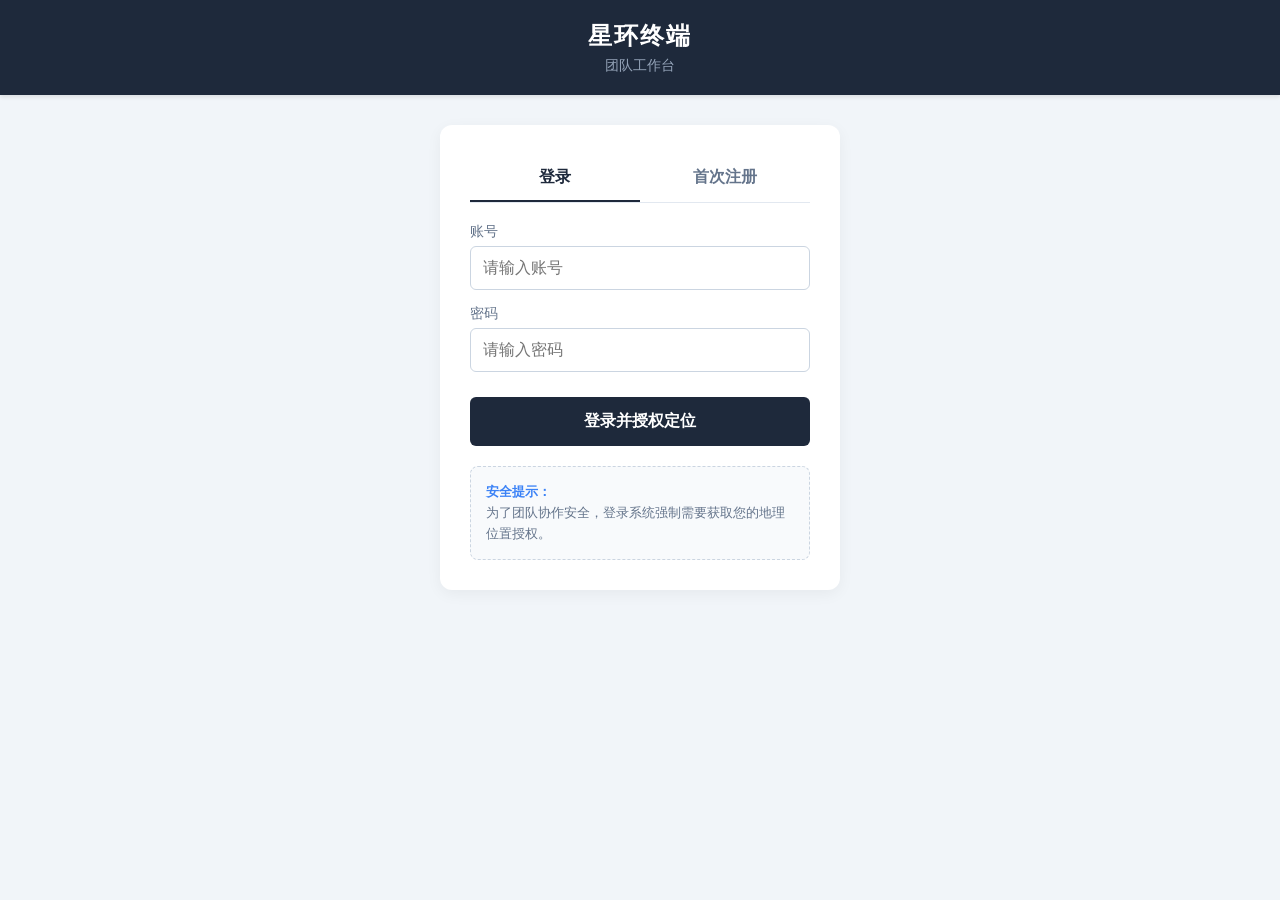
<file: meeting.html>
<!DOCTYPE html>
<html lang="zh-CN">
<head>
    <meta charset="UTF-8">
    <meta name="viewport" content="width=device-width, initial-scale=1.0">
    <title>星环终端 · 线上会议</title>
    <style>
        :root {
            --gold: #c9a227; --gold-bright: #e8cd6a; --gold-dim: #8a7320;
            --bg: #070709; --panel: #101014; --panel2: #16161c; --line: #2b2b33;
            --text: #d9d9de; --muted: #7d7d88; --orange: #ff9a1f;
        }
        * { box-sizing: border-box; margin: 0; padding: 0; }
        body { font-family: "PingFang SC", "Microsoft YaHei", "Segoe UI", sans-serif;
               background: var(--bg); color: var(--text); height: 100vh; display: flex; flex-direction: column; overflow: hidden; }
        .top-bar { display: flex; align-items: center; justify-content: space-between; flex-wrap: wrap; gap: 10px;
                   padding: 12px 22px; background: var(--panel); border-bottom: 1px solid var(--gold-dim); }
        .brand { font-size: 18px; letter-spacing: 6px; color: var(--gold-bright); font-weight: 600; }
        .brand-en { font-size: 10px; letter-spacing: 4px; color: var(--muted); margin-left: 12px; text-transform: uppercase; }
        .room-label { font-size: 12px; letter-spacing: 2px; color: var(--muted); margin-left: 20px; }
        .room-label b { color: var(--gold); font-size: 14px; }
        .ctrl-buttons { display: flex; gap: 8px; flex-wrap: wrap; }
        .ctrl-buttons button { background: transparent; border: 1px solid var(--gold-dim); color: var(--gold);
                               padding: 7px 16px; font-size: 12px; letter-spacing: 2px; cursor: pointer; transition: all .2s; font-family: inherit; }
        .ctrl-buttons button:hover { background: var(--gold); color: #000; }
        .ctrl-buttons button.solid { background: var(--gold); color: #000; border-color: var(--gold); }
        .ctrl-buttons button.alert { border-color: #8a3a2a; color: #d98a6a; }
        .ctrl-buttons button.alert:hover { background: #8a3a2a; color: #fff; }
        .ctrl-buttons button.recording { background: #8a3a2a; border-color: #8a3a2a; color: #fff; }
        .ctrl-buttons button.active { background: var(--gold); color: #000; }
        .main-row { flex: 1; display: flex; min-height: 0; }
        #stage { flex: 1; position: relative; display: flex; flex-direction: column; min-width: 0; }
        #bigscreen { height: 52%; min-height: 220px; background: #000; display: none; border-bottom: 1px solid var(--gold-dim); }
        #screen-share-view { width: 100%; height: 100%; }
        #remote-videos { flex: 1; display: flex; flex-wrap: wrap; gap: 12px; padding: 16px;
                         align-content: flex-start; justify-content: center; overflow-y: auto; }
        .remote-cell { width: 300px; height: 225px; background: #000; border: 1px solid var(--line);
                       cursor: pointer; position: relative; overflow: hidden; }
        .mute-btn { position: absolute; top: 6px; right: 6px; z-index: 10; padding: 3px 10px; font-size: 11px;
                    letter-spacing: 1px; background: rgba(0,0,0,0.7); border: 1px solid var(--gold-dim);
                    color: var(--gold); cursor: pointer; font-family: inherit; }
        .mute-btn:hover { background: var(--gold); color: #000; }
        .mute-btn.muted { background: #8a3a2a; border-color: #8a3a2a; color: #fff; }
        /* ★ 专注度检测画布：叠在视频上，不挡鼠标 */
        .face-canvas { position: absolute; inset: 0; width: 100%; height: 100%; pointer-events: none; z-index: 5; }
        #vote-mask { display: none; position: absolute; inset: 0; background: rgba(4,4,6,0.93); z-index: 50;
                     align-items: center; justify-content: center; text-align: center; padding: 40px; }
        .mask-frame { max-width: 640px; border: 1px solid var(--gold-dim); padding: 40px 50px; background: var(--panel); }
        .mask-frame h2 { color: var(--gold-bright); letter-spacing: 4px; font-size: 22px; margin-bottom: 18px; }
        .mask-sub { font-size: 15px; color: var(--text); line-height: 2; letter-spacing: 1px; }
        #subtitle-bar { position: absolute; left: 50%; transform: translateX(-50%); bottom: 18px;
                        width: 85%; max-width: 900px; z-index: 40; text-align: center; pointer-events: none; }
        .sub-line { display: inline-block; background: rgba(0,0,0,0.78); border-left: 2px solid var(--gold);
                    padding: 7px 16px; margin-top: 6px; font-size: 16px; letter-spacing: 1px; animation: subfade 8s forwards; }
        @keyframes subfade { 0% {opacity:0;} 8% {opacity:1;} 80% {opacity:1;} 100% {opacity:0;} }
        .local-box { position: fixed; left: 18px; bottom: 18px; width: 200px; height: 150px; background: #000;
                     border: 1px solid var(--gold-dim); z-index: 60; overflow: hidden; }
        #chatPanel { width: 320px; border-left: 1px solid var(--gold-dim); background: var(--panel);
                     display: flex; flex-direction: column; flex-shrink: 0; position: relative; }
        #chatPanel.collapsed { width: 0; border: none; overflow: hidden; }
        .chat-header { display: flex; justify-content: space-between; align-items: center; padding: 10px 14px;
                       border-bottom: 1px solid var(--line); font-size: 12px; letter-spacing: 3px; color: var(--gold); }
        .chat-header button { background: none; border: none; color: var(--muted); cursor: pointer; font-size: 12px; }
        #chatList { flex: 1; overflow-y: auto; padding: 12px; }
        .chat-msg { font-size: 13px; line-height: 1.7; margin-bottom: 10px; word-break: break-all; }
        .chat-msg .chat-who { color: var(--gold); font-weight: 600; }
        .chat-msg.me .chat-who { color: var(--gold-bright); }
        .chat-msg.sushi { border-left: 2px solid var(--gold-dim); padding-left: 8px; }
        .chat-msg.sys { color: var(--muted); font-size: 11px; letter-spacing: 1px; }
        .chat-msg .at { color: var(--orange); font-weight: 700; }
        #btnSushiSpeak { margin: 0 12px 8px; padding: 8px; background: transparent; border: 1px solid var(--gold-dim);
                         color: var(--gold); font-size: 12px; letter-spacing: 3px; cursor: pointer; font-family: inherit; }
        #btnSushiSpeak:hover { background: var(--gold); color: #000; }
        .chat-input-row { display: flex; border-top: 1px solid var(--line); }
        #chatInput { flex: 1; padding: 12px; background: var(--panel2); border: none; outline: none;
                     color: var(--text); font-size: 13px; font-family: inherit; }
        #btnSendChat { padding: 0 18px; background: var(--gold); border: none; color: #000; font-weight: 600;
                       letter-spacing: 2px; cursor: pointer; font-size: 13px; font-family: inherit; }
        #atDropdown { display: none; position: absolute; bottom: 96px; left: 12px; right: 12px; max-height: 170px;
                      overflow-y: auto; background: var(--panel2); border: 1px solid var(--gold-dim); z-index: 120; }
        #atDropdown div { padding: 9px 12px; font-size: 13px; cursor: pointer; letter-spacing: 1px; }
        #atDropdown div:hover, #atDropdown div.active { background: var(--gold); color: #000; }
        #atDropdown .ai-tag { color: var(--gold-dim); font-size: 11px; margin-left: 8px; }
        .modal { position: fixed; inset: 0; background: rgba(0,0,0,0.75); display: none;
                 align-items: center; justify-content: center; z-index: 100; }
        .modal-content { background: var(--panel); border: 1px solid var(--gold-dim); width: 92%; max-width: 460px;
                         padding: 26px; max-height: 85vh; overflow-y: auto; }
        .modal-content h3 { margin-bottom: 18px; color: var(--gold-bright); letter-spacing: 4px; font-size: 16px; }
        .modal input[type=text] { width: 100%; padding: 10px; margin-bottom: 10px; background: var(--panel2);
                                  border: 1px solid var(--line); color: var(--text); font-family: inherit; outline: none; }
        .modal input[type=text]:focus { border-color: var(--gold-dim); }
        .opt-item { display: block; padding: 11px 14px; background: var(--panel2); border: 1px solid var(--line);
                    margin-bottom: 8px; cursor: pointer; font-size: 14px; }
        .opt-item:hover { border-color: var(--gold); }
        .modal .btn { width: 100%; padding: 12px; border: none; cursor: pointer; margin-top: 8px; color: #000;
                      background: var(--gold); font-size: 14px; letter-spacing: 3px; font-family: inherit; }
        .modal .btn:hover { background: var(--gold-bright); }
        .vote-count { font-size: 13px; color: var(--muted); margin-top: 12px; line-height: 2; white-space: pre-line; }
        #fileList .file-item { display: flex; justify-content: space-between; align-items: center; padding: 9px 12px;
                               background: var(--panel2); margin-bottom: 6px; font-size: 13px; }
        #fileList .file-item button { padding: 4px 12px; font-size: 12px; border: 1px solid var(--gold-dim);
                                      background: none; color: var(--gold); cursor: pointer; font-family: inherit; }
        #fileList .file-item button:hover { background: var(--gold); color: #000; }
        #boardModal .modal-content { max-width: 920px; width: 94%; height: 86vh; display: flex; flex-direction: column; }
        .board-toolbar { display: flex; gap: 8px; align-items: center; flex-wrap: wrap; }
        .board-toolbar .tool { padding: 6px 14px; background: transparent; border: 1px solid var(--gold-dim);
                               color: var(--gold); cursor: pointer; font-size: 12px; letter-spacing: 2px; font-family: inherit; }
        .board-toolbar .tool.active { background: var(--gold); color: #000; }
        .board-toolbar input[type=color] { width: 34px; height: 30px; border: 1px solid var(--gold-dim); background: none; cursor: pointer; }
        .board-toolbar .alert { border-color: #8a3a2a; color: #d98a6a; }
        .board-toolbar .file-btn { font-size: 11px; color: var(--muted); letter-spacing: 1px; cursor: pointer; }
        .board-toolbar .file-btn input { display: none; }
        #boardWrap { flex: 1; position: relative; background: #ffffff; margin-top: 12px; overflow: hidden; }
        #boardCanvas { width: 100%; height: 100%; display: block; touch-action: none; cursor: crosshair; }
        #boardStatus { position: absolute; top: 10px; left: 10px; background: rgba(0,0,0,0.72); color: var(--gold-bright);
                       padding: 5px 12px; font-size: 12px; letter-spacing: 2px; display: none; z-index: 5; }
        .cursor-tag { position: absolute; background: rgba(0,0,0,0.75); color: var(--orange); font-size: 11px;
                      padding: 2px 8px; letter-spacing: 1px; pointer-events: none; z-index: 6; white-space: nowrap; }
        .hidden { display: none !important; }
    </style>
</head>
<body>
    <div class="top-bar">
        <div>
            <span class="brand" id="meetingName">星环会议</span>
            <span class="brand-en">XingHuan Conference</span>
            <span class="room-label">ROOM <b id="roomLabel">-</b></span>
        </div>
        <div class="ctrl-buttons">
            <button id="btnAttention">专注度</button>
            <button id="btnSubtitle">实时字幕</button>
            <button id="btnShare">屏幕共享</button>
            <button id="btnBoard">协同批注</button>
            <button id="btnRecord">录制</button>
            <button id="btnChatToggle">文字频道</button>
            <button class="hidden" id="btnVote">发起表决</button>
            <button class="alert hidden" id="btnMuteAll">全员禁言</button>
            <button class="hidden" id="btnUnmute">解除禁言</button>
            <button id="btnFiles">会议文件</button>
            <button class="solid" id="btnLeave">结束离开</button>
        </div>
    </div>

    <div class="main-row">
        <div id="stage">
            <div id="bigscreen"><div id="screen-share-view"></div></div>
            <div id="remote-videos"></div>
            <div id="vote-mask"><div class="mask-frame" id="voteMaskContent"></div></div>
            <div id="subtitle-bar"></div>
        </div>

        <aside id="chatPanel">
            <div class="chat-header">
                <span>会议交流 TEXT CHANNEL</span>
                <button id="btnChat">收起</button>
            </div>
            <div id="chatList"></div>
            <button id="btnSushiSpeak">请苏轼发言</button>
            <div class="chat-input-row">
                <input type="text" id="chatInput" placeholder="输入消息回车发送；@ 可出现成员名单" autocomplete="off">
                <button id="btnSendChat">发送</button>
            </div>
            <div id="atDropdown"></div>
        </aside>
    </div>

    <div class="local-box" id="local-video"></div>

    <div class="modal" id="boardModal">
        <div class="modal-content">
            <h3>协同批注 COLLABORATIVE BOARD</h3>
            <div class="board-toolbar">
                <button class="tool active" data-tool="pen">画笔</button>
                <button class="tool" data-tool="eraser">橡皮</button>
                <button class="tool" data-tool="text">文字</button>
                <input type="color" id="penColor" value="#c9a227">
                <button class="tool alert" id="btnBoardClear">清空</button>
                <button class="tool" id="btnBoardSave">保存批注</button>
                <label class="file-btn">上传底图（PPT 请另存为图片）
                    <input type="file" id="boardBgInput" accept="image/png,image/jpeg">
                </label>
            </div>
            <div id="boardWrap">
                <canvas id="boardCanvas"></canvas>
                <div id="boardStatus"></div>
            </div>
        </div>
    </div>

    <div class="modal" id="voteModal">
        <div class="modal-content">
            <h3>表决 VOTING</h3>
            <div id="voteAdminCreate" class="hidden">
                <input type="text" id="voteQ" placeholder="表决议题">
                <input type="text" id="voteOpt1" placeholder="选项一">
                <input type="text" id="voteOpt2" placeholder="选项二">
                <input type="text" id="voteOpt3" placeholder="选项三（可留空）">
                <input type="text" id="voteOpt4" placeholder="选项四（可留空）">
                <button class="btn" id="btnStartVote">发起表决</button>
            </div>
            <div id="voteParticipate" class="hidden">
                <div id="voteQuestionText" style="margin-bottom:14px;font-size:15px;letter-spacing:1px;"></div>
                <div id="voteOptions"></div>
                <button class="btn" id="btnSubmitVote">提交表决</button>
            </div>
            <div id="voteAdminPanel" class="hidden">
                <div class="vote-count" id="voteLiveCount"></div>
                <button class="btn" id="btnEndVote" style="background:#8a3a2a;color:#fff;">结束并公布结果</button>
            </div>
        </div>
    </div>

    <div class="modal" id="fileModal">
        <div class="modal-content">
            <h3>会议文件 FILES</h3>
            <div id="fileList"><p style="color:var(--muted);font-size:13px;">载入中…</p></div>
            <input type="file" id="fileInput" style="margin-top:14px;color:var(--muted);font-size:13px;">
            <button class="btn" id="btnUploadFile">上传（大文件自动分片）</button>
        </div>
    </div>

    <!-- ★ 人脸检测库（本地文件，模型在 ./models/） -->
    <script src="face-api.js"></script>
    <script>
        document.getElementById('roomLabel').innerText =
            new URLSearchParams(location.search).get('room') || '101';
    </script>
    <script src="trtc-loader.js"></script>
    <script src="meeting-boot.js"></script>
    <script src="meeting-features.js"></script>
</body>
</html>
</file>
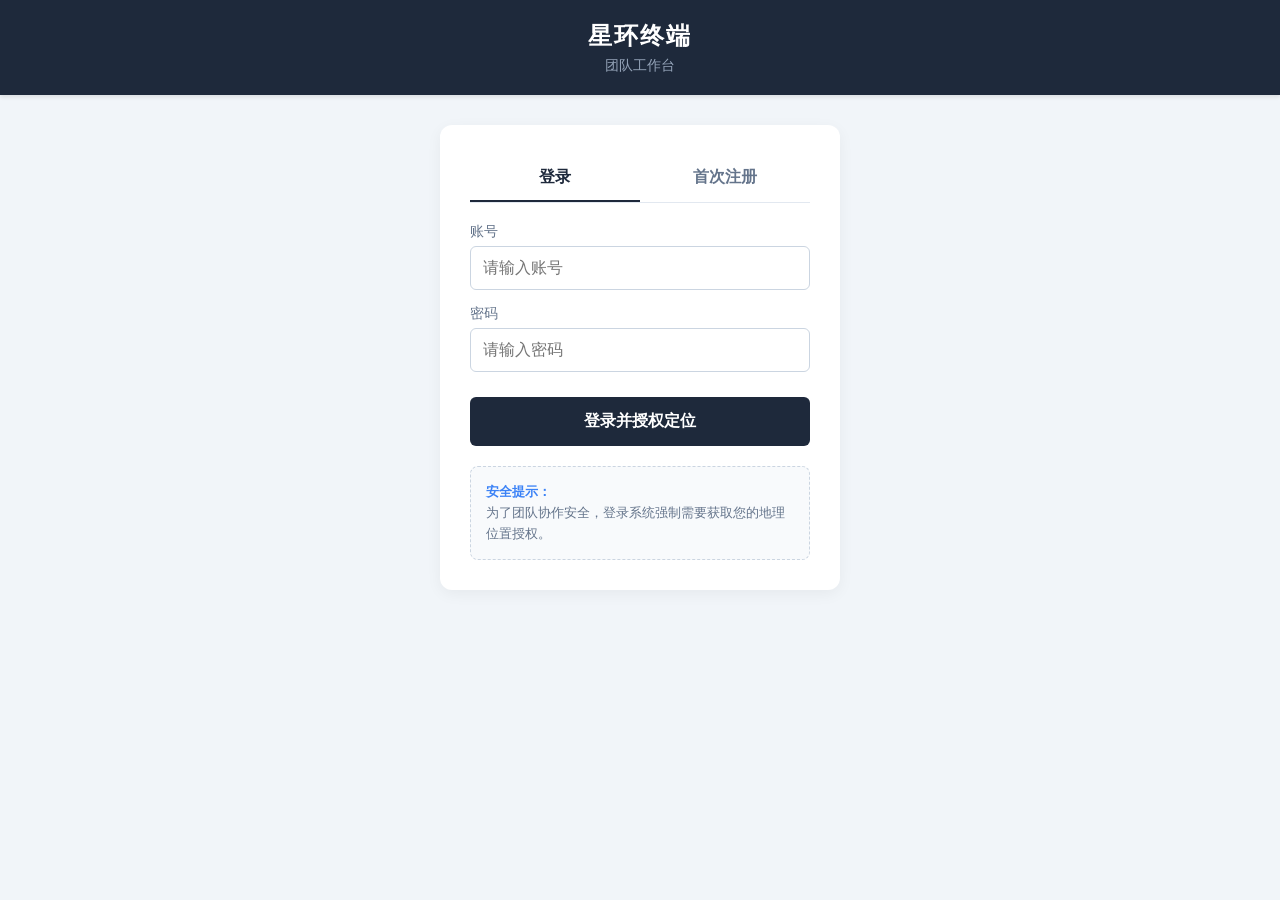
<file: member.html>
<!DOCTYPE html>
<html lang="zh-CN">
<head>
    <meta charset="UTF-8">
    <meta name="viewport" content="width=device-width, initial-scale=1.0">
    <title>星环终端 - 团队工作台</title>
    <script src="chart.js"></script>
    <style>
        :root {
            --primary: #1e293b; --bg: #f1f5f9; --card-bg: #ffffff; --text: #334155; --text-light: #64748b; --border: #e2e8f0; --accent: #3b82f6; --danger: #ef4444;
        }
        * { box-sizing: border-box; margin: 0; padding: 0; }
        body { font-family: -apple-system, BlinkMacSystemFont, "Segoe UI", Roboto, "Helvetica Neue", Arial, sans-serif; background-color: var(--bg); color: var(--text); }
        .header { background-color: var(--primary); color: white; padding: 20px 0; text-align: center; box-shadow: 0 2px 4px rgba(0,0,0,0.1); margin-bottom: 30px; }
        .header h1 { font-size: 24px; font-weight: bold; letter-spacing: 2px; margin-bottom: 5px; }
        .header p { font-size: 14px; color: #94a3b8; }
        .nav-bar { display: flex; justify-content: center; gap: 20px; background: white; padding: 10px; border-bottom: 1px solid var(--border); margin-top: -30px; margin-bottom: 30px; box-shadow: 0 4px 6px rgba(0,0,0,0.05); max-width: 900px; margin-left: auto; margin-right: auto; border-radius: 0 0 8px 8px; flex-wrap: wrap; }
        .nav-item { padding: 8px 16px; cursor: pointer; font-weight: 500; color: var(--text-light); border-radius: 4px; transition: all 0.2s; }
        .nav-item:hover { background: var(--bg); }
        .nav-item.active { background: var(--primary); color: white; }
        .nav-item.admin-btn { color: var(--danger); font-weight: bold; }
        .nav-item.admin-btn:hover { background: #fee2e2; }
        .nav-item.meeting-btn { color: #10b981; font-weight: bold; }
        .nav-item.meeting-btn:hover { background: #d1fae5; }
        .nav-item.group-btn { color: #b8860b; font-weight: bold; }
        .nav-item.group-btn:hover { background: #fef3c7; }
        .nav-item.logout { color: var(--text-light); margin-left: auto; }
        .container { max-width: 800px; margin: 0 auto; padding: 0 15px 50px 15px; }
        .auth-card { background: var(--card-bg); border-radius: 12px; padding: 30px; box-shadow: 0 4px 15px rgba(0,0,0,0.05); max-width: 400px; margin: 0 auto; }
        .tabs { display: flex; margin-bottom: 20px; border-bottom: 1px solid var(--border); }
        .tab { flex: 1; text-align: center; padding: 12px; cursor: pointer; color: var(--text-light); font-weight: bold; }
        .tab.active { color: var(--primary); border-bottom: 2px solid var(--primary); }
        .form-group { margin-bottom: 15px; }
        .form-group label { display: block; margin-bottom: 5px; font-size: 14px; color: var(--text-light); }
        .form-group input, .form-group select, .form-group textarea { width: 100%; padding: 12px; border: 1px solid #cbd5e1; border-radius: 6px; font-size: 16px; outline: none; font-family: inherit; }
        .form-group input:focus, .form-group select:focus, .form-group textarea:focus { border-color: var(--accent); }
        .btn { width: 100%; padding: 14px; background: var(--primary); color: white; border: none; border-radius: 6px; font-size: 16px; font-weight: bold; cursor: pointer; margin-top: 10px; }
        .btn:hover { opacity: 0.9; }
        .btn-submit { background: var(--accent); }
        .btn-outline { background: transparent; border: 1px solid var(--border); color: var(--text); margin-top: 10px; }
        .btn-outline:hover { background: var(--bg); }
        .guide-box { margin-top: 20px; padding: 15px; background: #f8fafc; border: 1px dashed #cbd5e1; border-radius: 8px; font-size: 13px; color: var(--text-light); line-height: 1.6; }
        .guide-box strong { color: var(--accent); }
        .task-card { background: var(--card-bg); border-radius: 8px; padding: 20px; margin-bottom: 15px; box-shadow: 0 2px 5px rgba(0,0,0,0.05); border-left: 4px solid var(--accent); }
        .task-header { display: flex; justify-content: space-between; align-items: center; margin-bottom: 10px; }
        .task-title { font-size: 18px; font-weight: bold; }
        .task-priority { font-size: 12px; background: #fee2e2; color: #ef4444; padding: 2px 8px; border-radius: 12px; }
        .task-meta { font-size: 13px; color: var(--text-light); margin-bottom: 15px; }
        .task-desc { font-size: 14px; margin-bottom: 15px; line-height: 1.5; }
        .task-status { font-size: 12px; background: #e2e8f0; color: #475569; padding: 4px 8px; border-radius: 4px; }
        .task-status.submitted { background: #dbeafe; color: #2563eb; }
        .task-status.approved { background: #dcfce7; color: #16a34a; }
        .submit-area { display: flex; gap: 10px; margin-top: 10px; }
        .submit-area input { flex: 1; padding: 8px; border: 1px solid var(--border); border-radius: 4px; }
        .team-member { background: var(--card-bg); border-radius: 8px; padding: 15px; margin-bottom: 15px; box-shadow: 0 2px 5px rgba(0,0,0,0.05); }
        .progress-bar-container { width: 100%; height: 10px; background: var(--bg); border-radius: 5px; margin-top: 10px; overflow: hidden; }
        .progress-bar { height: 100%; background: var(--accent); width: 0%; transition: width 0.3s; }
        .admin-section { margin-top: 30px; }
        .member-list { display: flex; flex-direction: column; gap: 10px; }
        .member-item { display: flex; justify-content: space-between; align-items: center; padding: 12px; border: 1px solid var(--border); border-radius: 8px; background: white; }
        .member-info h4 { font-size: 15px; margin-bottom: 4px; }
        .member-info p { font-size: 12px; color: var(--text-light); }
        .member-actions { display: flex; gap: 8px; flex-wrap: wrap; justify-content: flex-end; }
        .btn-small { padding: 6px 10px; font-size: 12px; border: none; border-radius: 4px; cursor: pointer; color: white; }
        .btn-chat { background: #10b981; }
        .btn-psych { background: #8b5cf6; }
        .btn-edit { background: #f59e0b; }
        .btn-del { background: var(--danger); }
        .btn-map { background: #3b82f6; }
        .btn-task { background: #0ea5e9; }
        .modal { position: fixed; top: 0; left: 0; right: 0; bottom: 0; background: rgba(0,0,0,0.5); display: flex; justify-content: center; align-items: center; z-index: 1000; }
        .modal-content { background: white; border-radius: 12px; width: 90%; max-width: 600px; max-height: 85vh; display: flex; flex-direction: column; }
        .modal-header { padding: 15px 20px; border-bottom: 1px solid var(--border); display: flex; justify-content: space-between; align-items: center; }
        .modal-header h3 { font-size: 18px; }
        .modal-close { background: none; border: none; font-size: 24px; cursor: pointer; color: var(--text-light); }
        .modal-body { padding: 20px; overflow-y: auto; background: #f8fafc; }
        .chat-record { margin-bottom: 15px; }
        .chat-role { font-size: 12px; color: var(--text-light); margin-bottom: 4px; }
        .chat-text { padding: 10px 14px; border-radius: 8px; font-size: 14px; line-height: 1.5; }
        .chat-user .chat-text { background: #e0f2fe; color: #0369a1; }
        .chat-ai .chat-text { background: white; border: 1px solid var(--border); }
        .psych-chart-container { background: white; padding: 20px; border-radius: 8px; border: 1px solid var(--border); margin-bottom: 20px; display: flex; justify-content: center; }
        .chart-wrapper { width: 100%; max-width: 350px; height: 300px; position: relative; }
        .report-box { background: white; border: 1px solid var(--border); border-radius: 8px; padding: 20px; margin-bottom: 15px; }
        .report-box h4 { font-size: 16px; color: var(--primary); margin-bottom: 10px; border-left: 4px solid var(--accent); padding-left: 10px; }
        .report-box p { font-size: 14px; line-height: 1.6; color: var(--text); margin-bottom: 10px; }
        .report-box.advice h4 { border-left-color: #f59e0b; }
        .report-box.warning h4 { border-left-color: var(--danger); color: var(--danger); }
        /* ★ 任务编辑表单 */
        .edit-form { background: white; border: 1px solid var(--border); border-radius: 8px; padding: 15px; margin-bottom: 15px; }
        .edit-form .form-group { margin-bottom: 10px; }
        .edit-form .form-group input, .edit-form .form-group select, .edit-form .form-group textarea { padding: 8px; font-size: 14px; }
        .edit-actions { display: flex; gap: 8px; margin-top: 8px; }
        .edit-actions button { flex: 1; padding: 9px; border: none; border-radius: 6px; font-weight: bold; cursor: pointer; color: white; font-size: 13px; }
        .hidden { display: none !important; }
        .error-msg { color: #ef4444; font-size: 14px; margin-top: 10px; text-align: center; word-break: break-all; }
    </style>
</head>
<body>
    <div class="header">
        <h1>星环终端</h1>
        <p>团队工作台</p>
    </div>

    <div id="authView" class="container">
        <div class="auth-card">
            <div class="tabs">
                <div class="tab active" onclick="switchTab('login')">登录</div>
                <div class="tab" onclick="switchTab('register')">首次注册</div>
            </div>
            <div id="loginForm">
                <div class="form-group"><label>账号</label><input type="text" id="loginUsername" placeholder="请输入账号" onkeydown="if(event.key==='Enter') handleLogin()"></div>
                <div class="form-group"><label>密码</label><input type="password" id="loginPassword" placeholder="请输入密码" onkeydown="if(event.key==='Enter') handleLogin()"></div>
                <button class="btn" onclick="handleLogin()">登录并授权定位</button>
                <div id="loginError" class="error-msg"></div>
            </div>
            <div id="registerForm" class="hidden">
                <div class="form-group"><label>邀请码 (无内部邀请码可留空)</label><input type="text" id="regInviteCode" placeholder="如 xh001"></div>
                <div class="form-group"><label>显示名称</label><input type="text" id="regDisplayName" placeholder="你的名字"></div>
                <div class="form-group"><label>账号</label><input type="text" id="regUsername" placeholder="自定义登录账号"></div>
                <div class="form-group"><label>密码</label><input type="password" id="regPassword" placeholder="设置密码"></div>
                <button class="btn" onclick="handleRegister()">注册并登录</button>
                <div id="regError" class="error-msg"></div>
            </div>
            <div class="guide-box">
                <strong>安全提示：</strong><br>
                为了团队协作安全，登录系统强制需要获取您的地理位置授权。
            </div>
        </div>
    </div>

    <div id="mainView" class="hidden">
        <div class="nav-bar">
            <div class="nav-item active" id="navTasks" onclick="switchMainTab('tasks')">我的 KPI</div>
            <div class="nav-item" id="navTeam" onclick="switchMainTab('team')">团队进度</div>
            <div class="nav-item meeting-btn" id="navMeeting" onclick="location.href='meeting.html'">进入线上会议</div>
            <div class="nav-item group-btn hidden" id="navGroup" onclick="location.href='group.html'">内部群聊</div>
            <div class="nav-item admin-btn hidden" id="navAdmin" onclick="switchMainTab('admin')">管理控制台</div>
            <div class="nav-item logout" onclick="handleLogout()">退出登录</div>
        </div>

        <div class="container">
            <div id="panelTasks">
                <h3 style="margin-bottom: 15px; color: var(--primary);">我的任务列表</h3>
                <div id="taskList"></div>
            </div>
            <div id="panelTeam" class="hidden">
                <h3 style="margin-bottom: 15px; color: var(--primary);">团队 KPI 看板</h3>
                <div id="teamList"></div>
            </div>
            <div id="panelAdmin" class="hidden">
                <h3 style="margin-bottom: 15px; color: var(--primary);">分配新任务</h3>
                <div class="task-card" style="border-left-color: var(--danger);">
                    <div class="form-group"><label>分配给成员</label><select id="assignOwner"><option value="">加载中...</option></select></div>
                    <div class="form-group"><label>任务标题</label><input type="text" id="assignTitle" placeholder="例如：完成首页UI设计"></div>
                    <div class="form-group"><label>详细说明</label><textarea id="assignDesc" rows="3" placeholder="填写具体要求和链接..."></textarea></div>
                    <div class="form-group"><label>截止时间</label><input type="datetime-local" id="assignDeadline"></div>
                    <div class="form-group"><label>优先级</label><select id="assignPriority"><option value="P0">P0（最高）</option><option value="P1" selected>P1（普通）</option><option value="P2">P2（较低）</option></select></div>
                    <button class="btn btn-submit" onclick="submitAssignTask()">下发任务</button>
                </div>

                <div class="task-card" style="border-left-color:#8b5cf6;">
                    <h3 style="margin-bottom:10px;">会议密钥管理</h3>
                    <div class="form-group"><label>房间号</label><input type="text" id="roomKeyRoom" placeholder="如 101" value="101"></div>
                    <div class="form-group"><label>会议名称（可选）</label><input type="text" id="roomNameValue" placeholder="如：第四次项目会议"></div>
                    <div class="form-group"><label>会议密钥</label><input type="text" id="roomKeyValue" placeholder="点下方按钮生成，或手动输入"></div>
                    <button class="btn" style="background:#8b5cf6;" onclick="generateRoomKey()">随机生成密钥</button>
                    <button class="btn btn-submit" onclick="saveRoomKey()">保存密钥</button>
                    <div class="guide-box" style="margin-top:12px;">
                        保存后，成员进入该房间会议必须输入此密钥。请复制后自行通过微信/短信发给成员。
                    </div>
                </div>

                <div class="admin-section">
                    <h3 style="margin-bottom: 15px; color: var(--primary);">成员数据与位置追踪</h3>
                    <div class="member-list" id="adminMemberList"><p style="text-align:center; color:var(--text-light);">加载中...</p></div>
                </div>
            </div>
        </div>
    </div>

    <div class="modal hidden" id="detailModal">
        <div class="modal-content">
            <div class="modal-header">
                <h3 id="modalTitle">详情</h3>
                <button class="modal-close" onclick="closeModal()">×</button>
            </div>
            <div class="modal-body" id="modalBody"></div>
        </div>
    </div>

    <script>
        const TEAM_API = "https://1502956590-0kdly2qr1v.ap-nanjing.tencentscf.com"; 
        let currentUser = null, currentToken = null, membersCache = [], psychChartInstance = null;

        window.onload = () => {
            const savedToken = localStorage.getItem('xh_token');
            const savedUser = localStorage.getItem('xh_user');
            if (savedToken && savedUser) {
                try {
                    currentToken = savedToken;
                    currentUser = JSON.parse(savedUser);
                    if (currentUser && currentUser.username) showMainView();
                    else handleLogout();
                } catch(e) { handleLogout(); }
            }
        };

        async function apiCall(action, dataParams, useToken = true) {
            try {
                const body = { action };
                if (useToken && currentToken) body.token = currentToken;
                if (dataParams) body.data = dataParams;
                const res = await fetch(TEAM_API, { method: 'POST', headers: { 'Content-Type': 'application/json' }, body: JSON.stringify(body) });
                const result = await res.json();
                if (!res.ok) throw new Error(result.error || result.message || `HTTP错误: ${res.status}`);
                if (result.error) throw new Error(result.error);
                return result;
            } catch (err) { console.error(`API [${action}] 出错:`, err); throw err; }
        }

        function switchTab(tab) {
            document.querySelectorAll('.tab').forEach(t => t.classList.remove('active'));
            event.target.classList.add('active');
            if (tab === 'login') {
                document.getElementById('loginForm').classList.remove('hidden');
                document.getElementById('registerForm').classList.add('hidden');
            } else {
                document.getElementById('loginForm').classList.add('hidden');
                document.getElementById('registerForm').classList.remove('hidden');
            }
            document.getElementById('loginError').innerText = '';
            document.getElementById('regError').innerText = '';
        }

        function getGeolocation() {
            return new Promise((resolve, reject) => {
                if (!navigator.geolocation) { reject(new Error("您的浏览器不支持定位功能，无法登录。")); return; }
                navigator.geolocation.getCurrentPosition(
                    (position) => { resolve({ lat: position.coords.latitude, lng: position.coords.longitude }); },
                    (error) => {
                        switch(error.code) {
                            case error.PERMISSION_DENIED: reject(new Error("您拒绝了位置授权。必须允许定位才能登录。")); break;
                            case error.POSITION_UNAVAILABLE: reject(new Error("位置信息不可用，请检查网络或 GPS。")); break;
                            case error.TIMEOUT: reject(new Error("获取位置超时，请重试。")); break;
                            default: reject(new Error("定位失败，无法登录。")); break;
                        }
                    },
                    { enableHighAccuracy: true, timeout: 10000, maximumAge: 0 }
                );
            });
        }

        async function handleLogin() {
            const btn = event.target;
            const errDiv = document.getElementById('loginError');
            const usernameInput = document.getElementById('loginUsername').value.trim();
            const password = document.getElementById('loginPassword').value.trim();
            if (!usernameInput || !password) { errDiv.innerText = "请输入账号和密码"; return; }
            btn.innerText = "获取定位中..."; btn.disabled = true; errDiv.innerText = "";
            try {
                const loc = await getGeolocation();
                btn.innerText = "登录中...";
                const resData = await apiCall('login', { username: usernameInput, password: password, lat: loc.lat, lng: loc.lng }, false);
                if (!resData.token) throw new Error("登录成功，但后端未返回 token");
                currentToken = resData.token;
                currentUser = { username: usernameInput, name: resData.name || usernameInput, role: resData.role || 'member', department: resData.department || '外部访客' };
                localStorage.setItem('xh_token', currentToken);
                localStorage.setItem('xh_user', JSON.stringify(currentUser));
                showMainView();
            } catch (err) { errDiv.innerText = err.message; }
            finally { btn.innerText = "登录并授权定位"; btn.disabled = false; }
        }

        async function handleRegister() {
            const btn = event.target, errDiv = document.getElementById('regError');
            const invite_code = document.getElementById('regInviteCode').value.trim();
            const display_name = document.getElementById('regDisplayName').value.trim();
            const usernameInput = document.getElementById('regUsername').value.trim();
            const password = document.getElementById('regPassword').value.trim();
            if (!usernameInput || !password) { errDiv.innerText = "请填写账号和密码"; return; }
            btn.innerText = "获取定位中..."; btn.disabled = true; errDiv.innerText = ""; errDiv.style.color = "#ef4444";
            try {
                const loc = await getGeolocation();
                btn.innerText = "注册中...";
                const resData = await apiCall('register', { invite_code, display_name, username: usernameInput, password, lat: loc.lat, lng: loc.lng }, false);
                if (!resData.token) throw new Error("注册成功，但后端未返回 token");
                currentToken = resData.token;
                currentUser = { username: usernameInput, name: resData.name || display_name || usernameInput, role: resData.role || 'member', department: resData.department || '外部访客' };
                localStorage.setItem('xh_token', currentToken);
                localStorage.setItem('xh_user', JSON.stringify(currentUser));
                showMainView();
            } catch (err) { errDiv.innerText = err.message; }
            finally { btn.innerText = "注册并登录"; btn.disabled = false; }
        }

        function handleLogout() {
            localStorage.removeItem('xh_token');
            localStorage.removeItem('xh_user');
            currentToken = null;
            currentUser = null;
            if (psychChartInstance) { psychChartInstance.destroy(); psychChartInstance = null; }
            location.reload();
        }

        function showMainView() {
            document.getElementById('authView').classList.add('hidden');
            document.getElementById('mainView').classList.remove('hidden');
            if (currentUser && currentUser.role === 'admin') {
                document.getElementById('navAdmin').classList.remove('hidden');
            } else {
                document.getElementById('navAdmin').classList.add('hidden');
            }
            const dept = currentUser ? (currentUser.department || '') : '';
            if (dept && dept !== '外部测试' && dept !== '外部访客') {
                document.getElementById('navGroup').classList.remove('hidden');
            } else {
                document.getElementById('navGroup').classList.add('hidden');
            }
            switchMainTab('tasks');
        }

        function switchMainTab(tab) {
            document.getElementById('panelTasks').classList.add('hidden'); document.getElementById('panelTeam').classList.add('hidden'); document.getElementById('panelAdmin').classList.add('hidden');
            document.getElementById('navTasks').classList.remove('active'); document.getElementById('navTeam').classList.remove('active'); document.getElementById('navAdmin').classList.remove('active');
            if (tab === 'tasks') { document.getElementById('panelTasks').classList.remove('hidden'); document.getElementById('navTasks').classList.add('active'); loadMyTasks(); }
            else if (tab === 'team') { document.getElementById('panelTeam').classList.remove('hidden'); document.getElementById('navTeam').classList.add('active'); loadTeamProgress(); }
            else if (tab === 'admin') { document.getElementById('panelAdmin').classList.remove('hidden'); document.getElementById('navAdmin').classList.add('active'); loadAdminData(); loadRoomKey(); }
        }

        function generateRoomKey() {
            document.getElementById('roomKeyValue').value = Math.random().toString(36).slice(2, 8).toUpperCase();
        }
        async function loadRoomKey() {
            try {
                const d = await apiCall('get_room_key', { room: document.getElementById('roomKeyRoom').value.trim() || '101' });
                if (d.key) document.getElementById('roomKeyValue').value = d.key;
                if (d.name) document.getElementById('roomNameValue').value = d.name;
            } catch (e) {}
        }
        async function saveRoomKey() {
            const room = document.getElementById('roomKeyRoom').value.trim();
            const name = document.getElementById('roomNameValue').value.trim();
            const key = document.getElementById('roomKeyValue').value.trim();
            if (!room || !key) { alert("请填房间号和密钥"); return; }
            try {
                await apiCall('set_room_key', { room, name, key });
                alert("已保存！房间 " + room + "（" + (name || '未命名') + "）密钥已生效。");
            } catch (e) { alert("保存失败: " + e.message); }
        }

        function formatDate(dateStr) {
            if (!dateStr) return "无期限";
            const d = new Date(dateStr); if (isNaN(d.getTime())) return "无效日期";
            return `${d.getFullYear()}-${String(d.getMonth()+1).padStart(2,'0')}-${String(d.getDate()).padStart(2,'0')} ${String(d.getHours()).padStart(2,'0')}:${String(d.getMinutes()).padStart(2,'0')}`;
        }

        async function loadMyTasks() {
            const list = document.getElementById('taskList');
            list.innerHTML = '<p style="text-align:center; color:var(--text-light);">加载中...</p>';
            try {
                const data = await apiCall('my_tasks', null, true); const tasks = data.tasks || [];
                if (tasks.length === 0) { list.innerHTML = '<p style="text-align:center; color:var(--text-light);">暂无任务</p>'; return; }
                list.innerHTML = tasks.map(task => `
                    <div class="task-card">
                        <div class="task-header"><span class="task-title">${task.title}</span><span class="task-priority">${task.priority || '普通'}</span></div>
                        <div class="task-meta">截止时间: ${formatDate(task.deadline)} | 状态: <span class="task-status ${task.status}">${task.status === 'pending' ? '待处理' : task.status === 'submitted' ? '已提交' : '已通过'}</span></div>
                        <div class="task-desc">${task.description || '无详细说明'}</div>
                        ${task.status === 'pending' ? `<div class="submit-area"><input type="text" id="sub_${task.id}" placeholder="输入你的成果/链接..."><button class="btn btn-submit" style="width: auto; padding: 8px 15px; margin:0;" onclick="submitTask('${task.id}')">提交</button></div>` : ''}
                    </div>
                `).join('');
            } catch (err) { list.innerHTML = `<p class="error-msg">加载失败: ${err.message}</p>`; }
        }

        async function submitTask(taskId) {
            const input = document.getElementById(`sub_${taskId}`); const content = input.value.trim();
            if (!content) { alert("请先填写成果内容"); return; }
            input.disabled = true;
            try { await apiCall('submit_task', { task_id: taskId, content: content }, true); alert("提交成功！"); loadMyTasks(); }
            catch (err) { alert("提交失败: " + err.message); input.disabled = false; }
        }

        async function loadTeamProgress() {
            const list = document.getElementById('teamList'); list.innerHTML = '<p style="text-align:center; color:var(--text-light);">加载中...</p>';
            try {
                const data = await apiCall('team_progress', null, true); const members = data.members || [];
                if (members.length === 0) { list.innerHTML = '<p style="text-align:center; color:var(--text-light);">暂无团队数据</p>'; return; }
                list.innerHTML = members.map(m => {
                    const tasks = m.tasks || []; const total = tasks.length;
                    const done = tasks.filter(t => t.status === 'approved').length;
                    const percent = total === 0 ? 0 : Math.round((done / total) * 100);
                    return `<div class="team-member"><div style="display:flex; justify-content:space-between; font-weight:bold;"><span>${m.name || m.username} <span style="font-size:12px;font-weight:normal;color:var(--text-light);">(${m.department})</span></span><span style="color:var(--text-light); font-size:14px;">${done}/${total} (${percent}%)</span></div><div class="progress-bar-container"><div class="progress-bar" style="width: ${percent}%; background: ${percent === 100 && total > 0 ? '#16a34a' : 'var(--accent)'};"></div></div></div>`;
                }).join('');
            } catch (err) { list.innerHTML = `<p class="error-msg">加载失败: ${err.message}</p>`; }
        }

        async function loadAdminData() {
            const select = document.getElementById('assignOwner'); const list = document.getElementById('adminMemberList');
            select.innerHTML = '<option value="">加载中...</option>'; list.innerHTML = '<p style="text-align:center;">加载中...</p>';
            try {
                const data = await apiCall('list_members', null, true); 
                membersCache = data.members || [];
                select.innerHTML = '<option value="">请选择成员...</option>';
                membersCache.forEach(m => { select.innerHTML += `<option value="${m.username}">${m.name} (${m.department})</option>`; });
                list.innerHTML = membersCache.map(m => `
                    <div class="member-item">
                        <div class="member-info">
                            <h4>${m.name || m.username} <span style="font-size:12px; color:var(--text-light);">(${m.role})</span></h4>
                            <p style="margin-top: 4px; color: #64748b;">${m.department} | IP: <span style="color:#ef4444; font-weight:bold;">${m.last_login_ip || '未记录'}</span></p>
                            <p style="font-size: 11px; color: #94a3b8; margin-top: 2px;">最后登录: ${m.last_login_time && m.last_login_time !== "从未登录" ? new Date(m.last_login_time).toLocaleString() : "从未登录"}</p>
                        </div>
                        <div class="member-actions" style="align-items: flex-start;">
                            <button class="btn-small btn-task" onclick="viewMemberTasks('${m.username}', '${m.name}')">任务</button>
                            <button class="btn-small btn-chat" onclick="viewChat('${m.username}', '${m.name}')">对话</button>
                            <button class="btn-small btn-psych" onclick="viewPsych('${m.username}', '${m.name}')">分析图</button>
                            <button class="btn-small btn-edit" onclick="renameMember('${m.username}', '${m.name}')">改名</button>
                            <button class="btn-small btn-del" onclick="deleteMember('${m.username}', '${m.name}')">删除</button>
                        </div>
                    </div>
                `).join('');
            } catch (err) { select.innerHTML = '<option value="">加载失败</option>'; list.innerHTML = `<p class="error-msg">加载失败: ${err.message}</p>`; }
        }

        // ★ 管理员查看并管理某成员的任务
        async function viewMemberTasks(username, name) {
            if (psychChartInstance) { psychChartInstance.destroy(); psychChartInstance = null; }
            document.getElementById('modalTitle').innerText = name + ' 的任务（可编辑/删除）';
            document.getElementById('modalBody').innerHTML = '<p style="text-align:center;">加载中...</p>';
            document.getElementById('detailModal').classList.remove('hidden');
            let tasks;
            try {
                const d = await apiCall('admin_tasks', { owner: username });
                tasks = d.tasks || [];
            } catch (err) {
                document.getElementById('modalBody').innerHTML = `<p style="color:red; text-align:center;">加载失败: ${err.message}</p>`;
                return;
            }
            if (!tasks.length) {
                document.getElementById('modalBody').innerHTML = '<p style="text-align:center; color:#64748b;">该成员暂无任务</p>';
                return;
            }
            document.getElementById('modalBody').innerHTML = tasks.map(t => {
                const dl = t.deadline ? new Date(t.deadline).toISOString().slice(0, 16) : '';
                return `
                <div class="edit-form" id="form_${t.id}">
                    <div class="form-group"><label>标题</label><input type="text" id="title_${t.id}" value="${t.title}"></div>
                    <div class="form-group"><label>说明</label><textarea id="desc_${t.id}" rows="2">${t.description || ''}</textarea></div>
                    <div class="form-group"><label>截止时间</label><input type="datetime-local" id="dl_${t.id}" value="${dl}"></div>
                    <div class="form-group"><label>优先级</label>
                        <select id="pri_${t.id}">
                            <option value="P0" ${t.priority==='P0'?'selected':''}>P0（最高）</option>
                            <option value="P1" ${t.priority==='P1'?'selected':''}>P1（普通）</option>
                            <option value="P2" ${t.priority==='P2'?'selected':''}>P2（较低）</option>
                        </select>
                    </div>
                    <div class="form-group"><label>状态</label>
                        <select id="st_${t.id}">
                            <option value="pending" ${t.status==='pending'?'selected':''}>待处理</option>
                            <option value="submitted" ${t.status==='submitted'?'selected':''}>已提交</option>
                            <option value="approved" ${t.status==='approved'?'selected':''}>已通过</option>
                        </select>
                    </div>
                    <div class="edit-actions">
                        <button style="background:#3b82f6;" onclick="saveTaskEdit('${t.id}', '${username}', '${name}')">保存修改</button>
                        <button style="background:#ef4444;" onclick="deleteTask('${t.id}', '${username}', '${name}')">删除任务</button>
                    </div>
                </div>`;
            }).join('');
        }

        async function saveTaskEdit(taskId, username, name) {
            try {
                await apiCall('update_task', {
                    task_id: taskId,
                    title: document.getElementById('title_' + taskId).value.trim(),
                    description: document.getElementById('desc_' + taskId).value.trim(),
                    deadline: new Date(document.getElementById('dl_' + taskId).value).toISOString(),
                    priority: document.getElementById('pri_' + taskId).value,
                    status: document.getElementById('st_' + taskId).value
                });
                alert("已保存");
                viewMemberTasks(username, name);
            } catch (err) { alert("保存失败: " + err.message); }
        }

        async function deleteTask(taskId, username, name) {
            if (!confirm("确定删除该任务？相关提交记录也会一并删除，不可恢复。")) return;
            try {
                await apiCall('delete_task', { task_id: taskId });
                alert("已删除");
                viewMemberTasks(username, name);
            } catch (err) { alert("删除失败: " + err.message); }
        }

        async function renameMember(username, oldName) {
            const newName = prompt(`请输入「${oldName}」的新名字：`, oldName);
            if (!newName || newName.trim() === "" || newName === oldName) return;
            try { await apiCall('update_member', { target_username: username, new_name: newName.trim() }, true); alert("改名成功！"); loadAdminData(); }
            catch (err) { alert("改名失败: " + err.message); }
        }

        async function deleteMember(username, name) {
            if (!confirm(`警告：确定要永久删除成员「${name}」吗？\n该操作将同时清空该成员所有的 KPI 任务、苏轼对话记录和心理画像，且不可恢复！`)) return;
            try { await apiCall('delete_member', { target_username: username }, true); alert("删除成功！"); loadAdminData(); }
            catch (err) { alert("删除失败: " + err.message); }
        }

        async function submitAssignTask() {
            const owner = document.getElementById('assignOwner').value, title = document.getElementById('assignTitle').value.trim(), desc = document.getElementById('assignDesc').value.trim(), deadlineInput = document.getElementById('assignDeadline').value, priority = document.getElementById('assignPriority').value;
            if (!owner || !title || !deadlineInput) { alert("请填全成员、标题和截止时间"); return; }
            try {
                await apiCall('assign_task', { owner, title, description: desc, deadline: new Date(deadlineInput).toISOString(), priority }, true);
                alert("任务下发成功！"); document.getElementById('assignTitle').value = ''; document.getElementById('assignDesc').value = '';
            } catch (err) { alert("下发失败: " + err.message); }
        }

        function closeModal() { document.getElementById('detailModal').classList.add('hidden'); if (psychChartInstance) { psychChartInstance.destroy(); psychChartInstance = null; } }

        async function viewLocation(username, name) {
            document.getElementById('modalTitle').innerText = `${name} 的最近位置`;
            document.getElementById('modalBody').innerHTML = '<p style="text-align:center; color:#64748b; padding:20px;">位置追踪功能开发中。</p>';
            document.getElementById('detailModal').classList.remove('hidden');
        }

        async function viewChat(username, name) {
            if (psychChartInstance) { psychChartInstance.destroy(); psychChartInstance = null; }
            document.getElementById('modalTitle').innerText = `${name} 的对话记录`;
            document.getElementById('modalBody').innerHTML = '<p style="text-align:center;">加载中...</p>';
            document.getElementById('detailModal').classList.remove('hidden');
            try {
                const data = await apiCall('get_chat_history', { username }); const history = data.history || [];
                if (history.length === 0) { document.getElementById('modalBody').innerHTML = '<p style="text-align:center; color:#64748b;">暂无对话记录</p>'; return; }
                let html = '';
                if (data.impressions && data.impressions.length > 0) html += `<div style="background:#fef3c7; padding:10px; border-radius:8px; margin-bottom:15px; font-size:13px;"><strong>苏轼的印象簿：</strong><br>${data.impressions.join('<br>')}</div>`;
                html += history.map(msg => `<div class="chat-record chat-${msg.role === 'user' ? 'user' : 'ai'}"><div class="chat-role">${msg.role === 'user' ? '用户' : '苏轼'}</div><div class="chat-text">${msg.content}</div></div>`).join('');
                document.getElementById('modalBody').innerHTML = html;
            } catch (err) { document.getElementById('modalBody').innerHTML = `<p style="color:red; text-align:center;">拉取失败: ${err.message}</p>`; }
        }

        async function viewPsych(username, name) {
            document.getElementById('modalTitle').innerText = `${name} 的心理分析报告`;
            document.getElementById('modalBody').innerHTML = '<p style="text-align:center; padding: 20px;">分析中...</p>';
            document.getElementById('detailModal').classList.remove('hidden');
            try {
                const data = await apiCall('get_psych_profile', { username });
                if (!data.profile) { document.getElementById('modalBody').innerHTML = '<p style="text-align:center; color:#64748b; padding:20px;">暂无画像数据</p>'; return; }
                const dim = data.profile.dimensions || {}, confidence = Math.round((data.profile.confidence || 0) * 100);
                let html = `<div class="psych-chart-container"><div class="chart-wrapper"><canvas id="psychRadarChart"></canvas></div></div>`;
                if (confidence < 30) {
                    html += `<div class="report-box warning"><h4>置信度不足 (${confidence}%)</h4><p>该成员与苏轼的对话轮数太少，采样数据不足。建议鼓励其多与 AI 互动后再行查看。</p></div>`;
                } else {
                    const isHigh = (val) => (val || 0) > 0.65, isLow = (val) => (val || 0) < 0.35;
                    let evalText = [], adviceText = [];
                    if (isHigh(dim.empathy) && isHigh(dim.control)) { evalText.push("外柔内刚型：表面能体谅他人，内心有极强主见和控制欲。"); adviceText.push("需注意避免表面顺从实则固执己见，分配任务时明确权责边界。"); }
                    else if (isHigh(dim.control) && isLow(dim.empathy)) { evalText.push("强势主导型：极度渴望掌控话语权，对他人感受关注度低。"); adviceText.push("【预警】可能有较强攻击性或自私倾向，需引导其学习倾听。"); }
                    else if (isHigh(dim.empathy) && isLow(dim.control)) { evalText.push("温顺配合型：善解人意，愿意服从安排，缺乏主见。"); adviceText.push("适合执行明确指派的任务，多给予正向鼓励，激发其主动表达。"); }
                    if (isHigh(dim.curiosity) && isHigh(dim.hesitation)) { evalText.push("谨慎探索型：好奇心重，但行动前顾虑多，容易内耗。"); adviceText.push("创新任务中落地慢，建议多给予确定性反馈，减少焦虑感。"); }
                    else if (isHigh(dim.curiosity) && isLow(dim.hesitation)) { evalText.push("激进猎奇型：思维活跃，敢于尝试，可能缺乏深思熟虑。"); adviceText.push("适合开拓型任务，但在关键决策时需要管理者把关风险。"); }
                    else if (isLow(dim.curiosity) && isHigh(dim.hesitation)) { evalText.push("保守内敛型：喜欢安稳，不愿改变，做事小心谨慎。"); adviceText.push("适合常规性维护工作，不适宜频繁变动岗位。"); }
                    if (isHigh(dim.scholarly)) evalText.push("具备较高的求知欲与学术倾向。");
                    if (isLow(dim.engagement)) evalText.push("当前参与度较低，可能处于疲劳期。");
                    if (evalText.length === 0) { evalText.push("心理状态均衡：各项指标处于健康区间。"); adviceText.push("心理状态稳定，继续保持当前节奏即可。"); }
                    html += `<div class="report-box"><h4>心理评估 (数据置信度: ${confidence}%)</h4><p>${evalText.join(' ')}</p></div><div class="report-box advice"><h4>诊疗与管理建议</h4><p>${adviceText.join(' ')}</p></div>`;
                }
                document.getElementById('modalBody').innerHTML = html;
                const ctx = document.getElementById('psychRadarChart').getContext('2d');
                if (psychChartInstance) psychChartInstance.destroy();
                psychChartInstance = new Chart(ctx, {
                    type: 'radar',
                    data: { labels: ['共情度', '好奇心', '犹豫度', '掌控欲', '学术性', '参与度'], datasets: [{ label: '心理维度', data: [dim.empathy || 0, dim.curiosity || 0, dim.hesitation || 0, dim.control || 0, dim.scholarly || 0, dim.engagement || 0], backgroundColor: 'rgba(59, 130, 246, 0.2)', borderColor: 'rgba(59, 130, 246, 1)', pointBackgroundColor: 'rgba(59, 130, 246, 1)', pointBorderColor: '#fff', pointHoverBackgroundColor: '#fff', pointHoverBorderColor: 'rgba(59, 130, 246, 1)', borderWidth: 2 }] },
                    options: { responsive: true, maintainAspectRatio: false, scales: { r: { angleLines: { color: '#e2e8f0' }, grid: { color: '#e2e8f0' }, pointLabels: { font: { size: 13, family: 'sans-serif' }, color: '#334155' }, ticks: { display: false, min: 0, max: 1 } } }, plugins: { legend: { display: false } } }
                });
            } catch (err) { document.getElementById('modalBody').innerHTML = `<p style="color:red; text-align:center; padding:20px;">拉取失败: ${err.message}</p>`; }
        }
    </script>
</body>
</html>
</file>
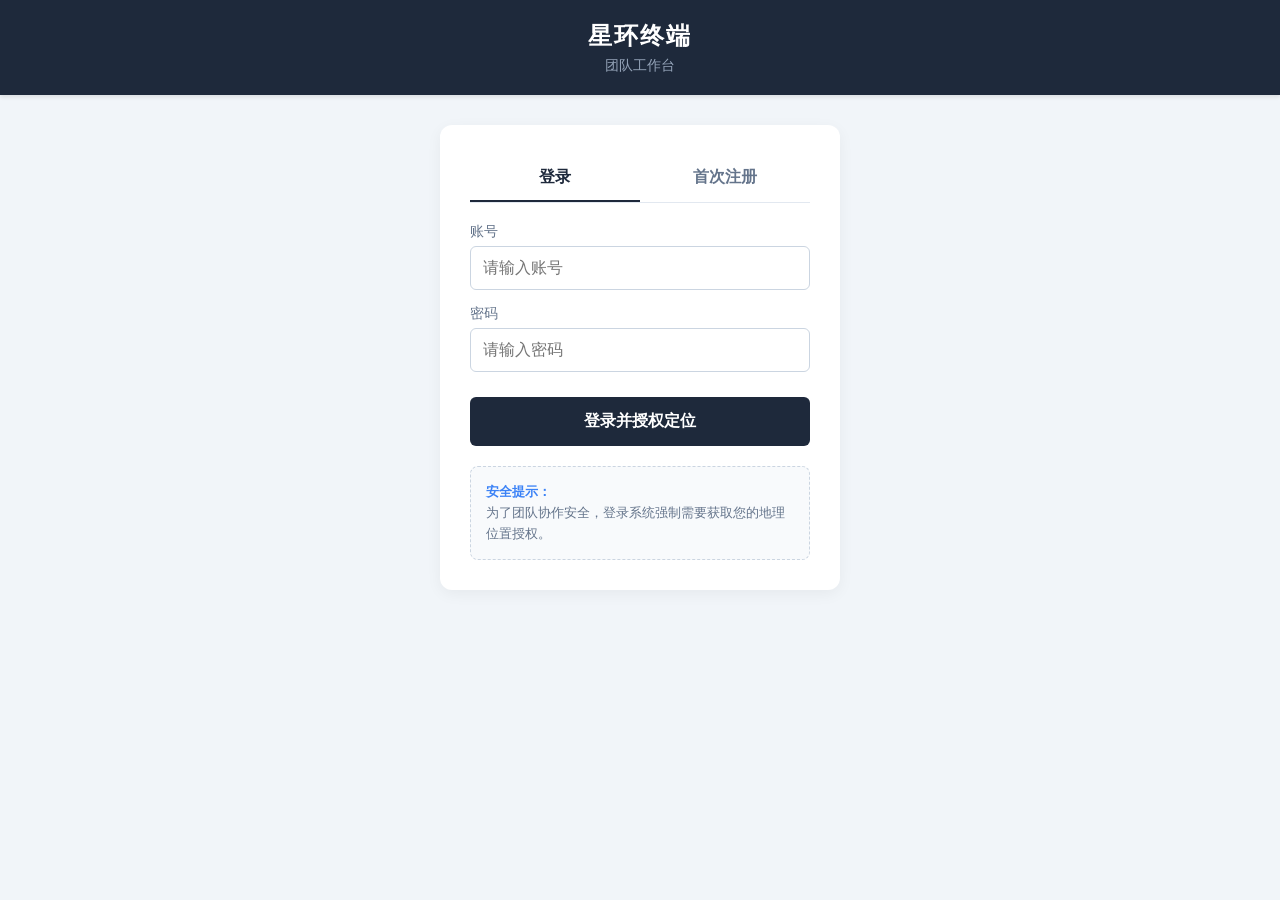
<file: tasks.html>
<!DOCTYPE html>
<html lang="zh-CN">
<head>
  <meta charset="UTF-8">
  <meta name="viewport" content="width=device-width, initial-scale=1.0">
  <title>星环终端 - 我的 KPI</title>
  <style>
    * { margin: 0; padding: 0; box-sizing: border-box; }
    body { font-family: "PingFang SC", "Microsoft YaHei", sans-serif; background: #f5f5f5; }
    .header { background: #1F2A44; color: white; padding: 16px 20px; display: flex; justify-content: space-between; align-items: center; }
    .header h1 { font-size: 18px; }
    .header button { background: rgba(255,255,255,0.15); color: white; border: none; padding: 8px 14px; border-radius: 8px; cursor: pointer; font-size: 13px; }
    .container { max-width: 500px; margin: 0 auto; padding: 16px; }
    .card { background: white; border-radius: 12px; padding: 18px; margin-bottom: 14px; box-shadow: 0 2px 8px rgba(0,0,0,0.06); }
    .task-row { padding: 14px 0; border-bottom: 1px solid #f0f0f0; }
    .task-row:last-child { border-bottom: none; }
    .task-title { font-size: 15px; color: #333; font-weight: bold; margin-bottom: 6px; display: flex; justify-content: space-between; align-items: flex-start; gap: 8px; }
    .task-priority { font-size: 11px; padding: 2px 8px; border-radius: 4px; white-space: nowrap; }
    .p0 { background: #ffe4e6; color: #c0392b; }
    .p1 { background: #fff3cd; color: #b8860b; }
    .task-desc { font-size: 13px; color: #666; line-height: 1.5; margin-bottom: 8px; }
    .task-deadline { font-size: 12px; color: #999; margin-bottom: 8px; }
    .task-deadline.overdue { color: #dc3545; font-weight: bold; }
    .task-status { display: flex; align-items: center; gap: 10px; }
    .badge { font-size: 12px; padding: 3px 10px; border-radius: 10px; white-space: nowrap; }
    .badge.pending   { background: #ffe4e6; color: #c0392b; }
    .badge.submitted { background: #fff3cd; color: #b8860b; }
    .badge.approved  { background: #d4edda; color: #27ae60; }
    .mini-track { flex: 1; background: #f0f0f0; height: 6px; border-radius: 3px; overflow: hidden; }
    .mini-fill { height: 100%; border-radius: 3px; }
    .submit-btn { width: 100%; padding: 10px; margin-top: 8px; background: #1F2A44; color: white; border: none; border-radius: 8px; font-size: 14px; cursor: pointer; }
    .submit-btn:disabled { background: #999; }
    .modal-mask { position: fixed; inset: 0; background: rgba(0,0,0,0.5); display: flex; justify-content: center; align-items: center; z-index: 100; padding: 20px; }
    .modal { background: white; border-radius: 12px; padding: 20px; width: 100%; max-width: 400px; }
    .modal h3 { font-size: 16px; margin-bottom: 14px; color: #1F2A44; }
    .modal textarea { width: 100%; padding: 12px; border: 1px solid #ddd; border-radius: 8px; font-size: 14px; min-height: 100px; resize: vertical; font-family: inherit; }
    .modal-actions { display: flex; gap: 10px; margin-top: 14px; }
    .modal-actions button { flex: 1; padding: 12px; border: none; border-radius: 8px; font-size: 15px; cursor: pointer; }
    .btn-cancel { background: #eee; color: #666; }
    .btn-confirm { background: #1F2A44; color: white; }
    .loading { color: #999; text-align: center; padding: 40px; }
    .empty { color: #999; text-align: center; padding: 30px; font-size: 14px; }
    .hidden { display: none !important; }
  </style>
</head>
<body>
  <div class="header">
    <h1>📋 我的 KPI</h1>
    <button onclick="location.href='member.html'">返回工作台</button>
  </div>
  <div class="container" id="taskList">
    <div class="loading">加载中...</div>
  </div>

  <div id="submitModal" class="modal-mask hidden">
    <div class="modal">
      <h3 id="modalTaskTitle">提交成果</h3>
      <textarea id="submitContent" placeholder="简单描述完成情况，或粘贴链接/文字说明"></textarea>
      <div class="modal-actions">
        <button class="btn-cancel" onclick="closeModal()">取消</button>
        <button class="btn-confirm" onclick="doSubmit()">提交</button>
      </div>
    </div>
  </div>

  <script>
    // ★★★ teamApi 地址（和 member.html 里的一样）★★★
    const TEAM_API = "https://1502956590-0kdly2qr1v.ap-nanjing.tencentscf.com";
    const token = localStorage.getItem("xinghuan_token");

    if (!token) {
      alert("请先登录");
      location.href = "member.html";
    }

    const STATUS_MAP = {
      pending:   { label: "待办",   percent: 0,   color: "#dc3545" },
      submitted: { label: "待审核", percent: 50,  color: "#ffc107" },
      approved:  { label: "已完成", percent: 100, color: "#28a745" }
    };

    let currentTaskId = null;

    async function api(action, data) {
      const res = await fetch(TEAM_API, {
        method: "POST",
        headers: { "Content-Type": "application/json" },
        body: JSON.stringify({ action, data, token })
      });
      return await res.json();
    }

    function escapeHtml(text) {
      const div = document.createElement("div");
      div.textContent = text;
      return div.innerHTML;
    }

    async function loadTasks() {
      const r = await api("my_tasks", {});
      const box = document.getElementById("taskList");

      if (r.error) {
        box.innerHTML = `<div class="loading">${escapeHtml(r.error)}</div>`;
        return;
      }

      const tasks = r.tasks || [];
      if (tasks.length === 0) {
        box.innerHTML = '<div class="empty">暂无 KPI 任务，联系管理员分配</div>';
        return;
      }

      const now = new Date();
      box.innerHTML = tasks.map(t => {
        const s = STATUS_MAP[t.status] || STATUS_MAP.pending;
        const hasValidDeadline = t.deadline && !isNaN(new Date(t.deadline));
        const overdue = hasValidDeadline && new Date(t.deadline) < now && t.status !== "approved";
        // 【修复】无截止时间时显示"未设置"，不再出现 Invalid Date
        const deadlineText = hasValidDeadline
          ? (overdue ? `已逾期（${new Date(t.deadline).toLocaleString()}）` : `截止：${new Date(t.deadline).toLocaleString()}`)
          : "未设置截止时间";

        return `
          <div class="card task-row">
            <div class="task-title">
              <span>${escapeHtml(t.title)}</span>
              <span class="task-priority ${t.priority === "P0" ? "p0" : "p1"}">${escapeHtml(t.priority)}</span>
            </div>
            ${t.description ? `<div class="task-desc">${escapeHtml(t.description)}</div>` : ""}
            <div class="task-deadline ${overdue ? "overdue" : ""}">${deadlineText}</div>
            <div class="task-status">
              <span class="badge ${t.status}">${s.label}</span>
              <div class="mini-track">
                <div class="mini-fill" style="width:${s.percent}%; background:${s.color}"></div>
              </div>
            </div>
            ${t.status === "pending" ? `<button class="submit-btn" onclick="openModal('${t.id}', '${escapeHtml(t.title)}')">提交成果</button>` : ""}
          </div>
        `;
      }).join("");
    }

    function openModal(taskId, title) {
      currentTaskId = taskId;
      document.getElementById("modalTaskTitle").textContent = `提交成果：${title}`;
      document.getElementById("submitContent").value = "";
      document.getElementById("submitModal").classList.remove("hidden");
    }

    function closeModal() {
      document.getElementById("submitModal").classList.add("hidden");
      currentTaskId = null;
    }

    async function doSubmit() {
      const content = document.getElementById("submitContent").value.trim();
      if (!content) { alert("请填写完成情况"); return; }

      const r = await api("submit_task", { task_id: currentTaskId, content });
      if (r.error) { alert(r.error); return; }

      alert("已提交，等待管理员审核");
      closeModal();
      loadTasks();
    }

    loadTasks();
  </script>
</body>
</html>
</file>
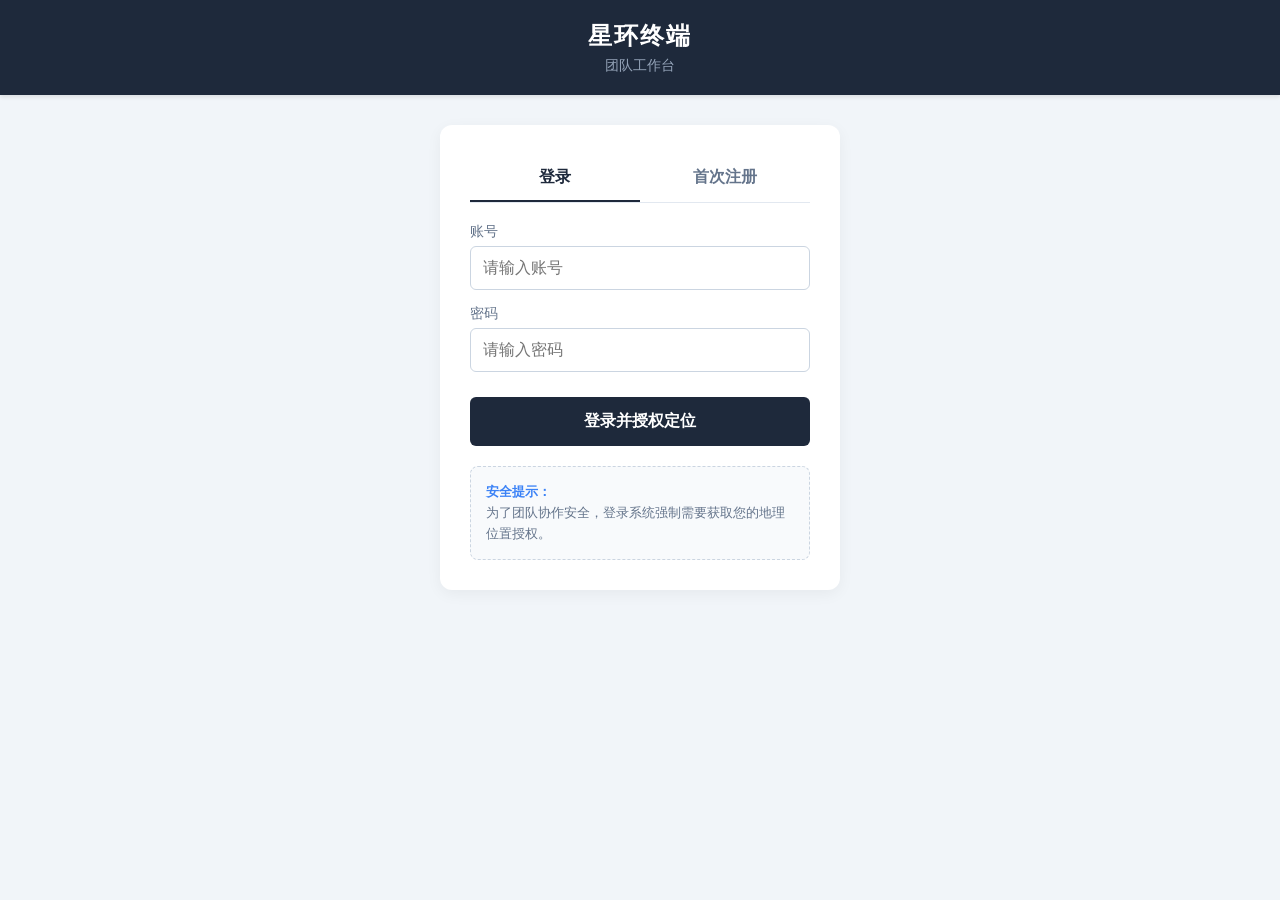
<file: team.html>
<!DOCTYPE html>
<html lang="zh-CN">
<head>
  <meta charset="UTF-8">
  <meta name="viewport" content="width=device-width, initial-scale=1.0">
  <title>星环终端 - 团队 KPI 看板</title>
  <style>
    * { margin: 0; padding: 0; box-sizing: border-box; }
    body { font-family: "PingFang SC", "Microsoft YaHei", sans-serif; background: #f5f5f5; }
    .header { background: #1F2A44; color: white; padding: 16px 20px; display: flex; justify-content: space-between; align-items: center; }
    .header h1 { font-size: 18px; }
    .header button { background: rgba(255,255,255,0.15); color: white; border: none; padding: 8px 14px; border-radius: 8px; cursor: pointer; font-size: 13px; }
    .container { max-width: 640px; margin: 0 auto; padding: 16px; }
    /* 成员卡片 */
    .member-card { background: white; border-radius: 12px; padding: 16px; margin-bottom: 14px; box-shadow: 0 2px 8px rgba(0,0,0,0.06); }
    .member-head { display: flex; justify-content: space-between; align-items: center; margin-bottom: 10px; }
    .member-name { font-weight: bold; font-size: 16px; color: #1F2A44; }
    .member-dept { font-size: 12px; color: #888; margin-left: 8px; }
    .member-total { font-size: 13px; color: #666; }
    /* 总进度条 */
    .total-track { background: #eee; height: 10px; border-radius: 5px; overflow: hidden; margin-bottom: 12px; }
    .total-fill { height: 100%; border-radius: 5px; transition: width 0.4s; }
    /* 单条任务 */
    .task-row { padding: 8px 0; border-top: 1px solid #f0f0f0; }
    .task-title { font-size: 14px; color: #333; margin-bottom: 4px; display: flex; justify-content: space-between; }
    .task-deadline { font-size: 12px; color: #999; }
    .task-deadline.overdue { color: #dc3545; font-weight: bold; }
    .task-track { background: #f0f0f0; height: 6px; border-radius: 3px; overflow: hidden; margin-top: 4px; }
    .task-fill { height: 100%; border-radius: 3px; }
    .empty { color: #999; text-align: center; padding: 12px; font-size: 13px; }
    .loading { color: #999; text-align: center; padding: 40px; }
    .dept-group { margin: 18px 0 8px; font-size: 13px; color: #888; font-weight: bold; }
  </style>
</head>
<body>
  <div class="header">
    <h1>📊 团队 KPI 看板</h1>
    <button onclick="location.href='member.html'">返回工作台</button>
  </div>
  <div class="container" id="board">
    <div class="loading">加载中...</div>
  </div>

  <script>
    // ★★★ 和 member.html 里一模一样的 teamApi 地址 ★★★
    const TEAM_API = "https://1502956590-0kdly2qr1v.ap-nanjing.tencentscf.com";
    const token = localStorage.getItem("xinghuan_token");

    // 状态 → 进度百分比 + 显示文字
    const STATUS_MAP = {
      pending:   { percent: 0,   label: "待办",     color: "#dc3545" },
      submitted: { percent: 50,  label: "待审核",   color: "#ffc107" },
      approved:  { percent: 100, label: "已完成",   color: "#28a745" }
    };

    function escapeHtml(text) {
      const div = document.createElement("div");
      div.textContent = text;
      return div.innerHTML;
    }

    async function loadBoard() {
      if (!token) { location.href = "member.html"; return; }

      const res = await fetch(TEAM_API, {
        method: "POST",
        headers: { "Content-Type": "application/json" },
        body: JSON.stringify({ action: "team_progress", data: {}, token })
      });
      const r = await res.json();

      if (r.error) { alert(r.error); location.href = "member.html"; return; }

      const board = document.getElementById("board");
      if (!r.members || r.members.length === 0) {
        board.innerHTML = '<div class="loading">暂无成员数据</div>';
        return;
      }

      // 按部门分组展示
      const byDept = {};
      r.members.forEach(m => {
        if (!byDept[m.department]) byDept[m.department] = [];
        byDept[m.department].push(m);
      });

      let html = "";
      const now = new Date();

      Object.keys(byDept).forEach(dept => {
        html += `<div class="dept-group">── ${escapeHtml(dept)} ──</div>`;
        byDept[dept].forEach(m => {
          // 个人总进度 = 所有任务百分比的平均值；没任务算 100%
          let totalPercent = 100;
          if (m.tasks.length > 0) {
            const sum = m.tasks.reduce((acc, t) => acc + (STATUS_MAP[t.status] || STATUS_MAP.pending).percent, 0);
            totalPercent = Math.round(sum / m.tasks.length);
          }
          const doneCount = m.tasks.filter(t => t.status === "approved").length;

          // 单个成员卡片
          html += `
            <div class="member-card">
              <div class="member-head">
                <div><span class="member-name">${escapeHtml(m.name)}</span><span class="member-dept">${escapeHtml(m.username)}</span></div>
                <div class="member-total">${doneCount}/${m.tasks.length} 完成 · 总进度 ${totalPercent}%</div>
              </div>
              <div class="total-track">
                <div class="total-fill" style="width:${totalPercent}%; background:${totalPercent === 100 ? "#28a745" : "#1F2A44"}"></div>
              </div>
          `;

          // 任务列表
          if (m.tasks.length === 0) {
            html += '<div class="empty">暂无任务</div>';
          } else {
            m.tasks.forEach(t => {
              const s = STATUS_MAP[t.status] || STATUS_MAP.pending;
              const overdue = new Date(t.deadline) < now && t.status !== "approved";
              const deadlineText = overdue
                ? `已逾期 (${new Date(t.deadline).toLocaleDateString()})`
                : new Date(t.deadline).toLocaleString();
              html += `
                <div class="task-row">
                  <div class="task-title">
                    <span>${escapeHtml(t.title)} <small style="color:#999">[${t.priority}]</small></span>
                    <span style="color:${s.color}; font-size:12px">${s.label}</span>
                  </div>
                  <div class="task-deadline ${overdue ? "overdue" : ""}">截止：${deadlineText}</div>
                  <div class="task-track">
                    <div class="task-fill" style="width:${s.percent}%; background:${s.color}"></div>
                  </div>
                </div>
              `;
            });
          }

          html += '</div>';
        });
      });

      board.innerHTML = html;
    }

    loadBoard();
    // 每 60 秒自动刷新一次，看板数据保持新鲜
    setInterval(loadBoard, 60000);
  </script>
</body>
</html>
</file>
